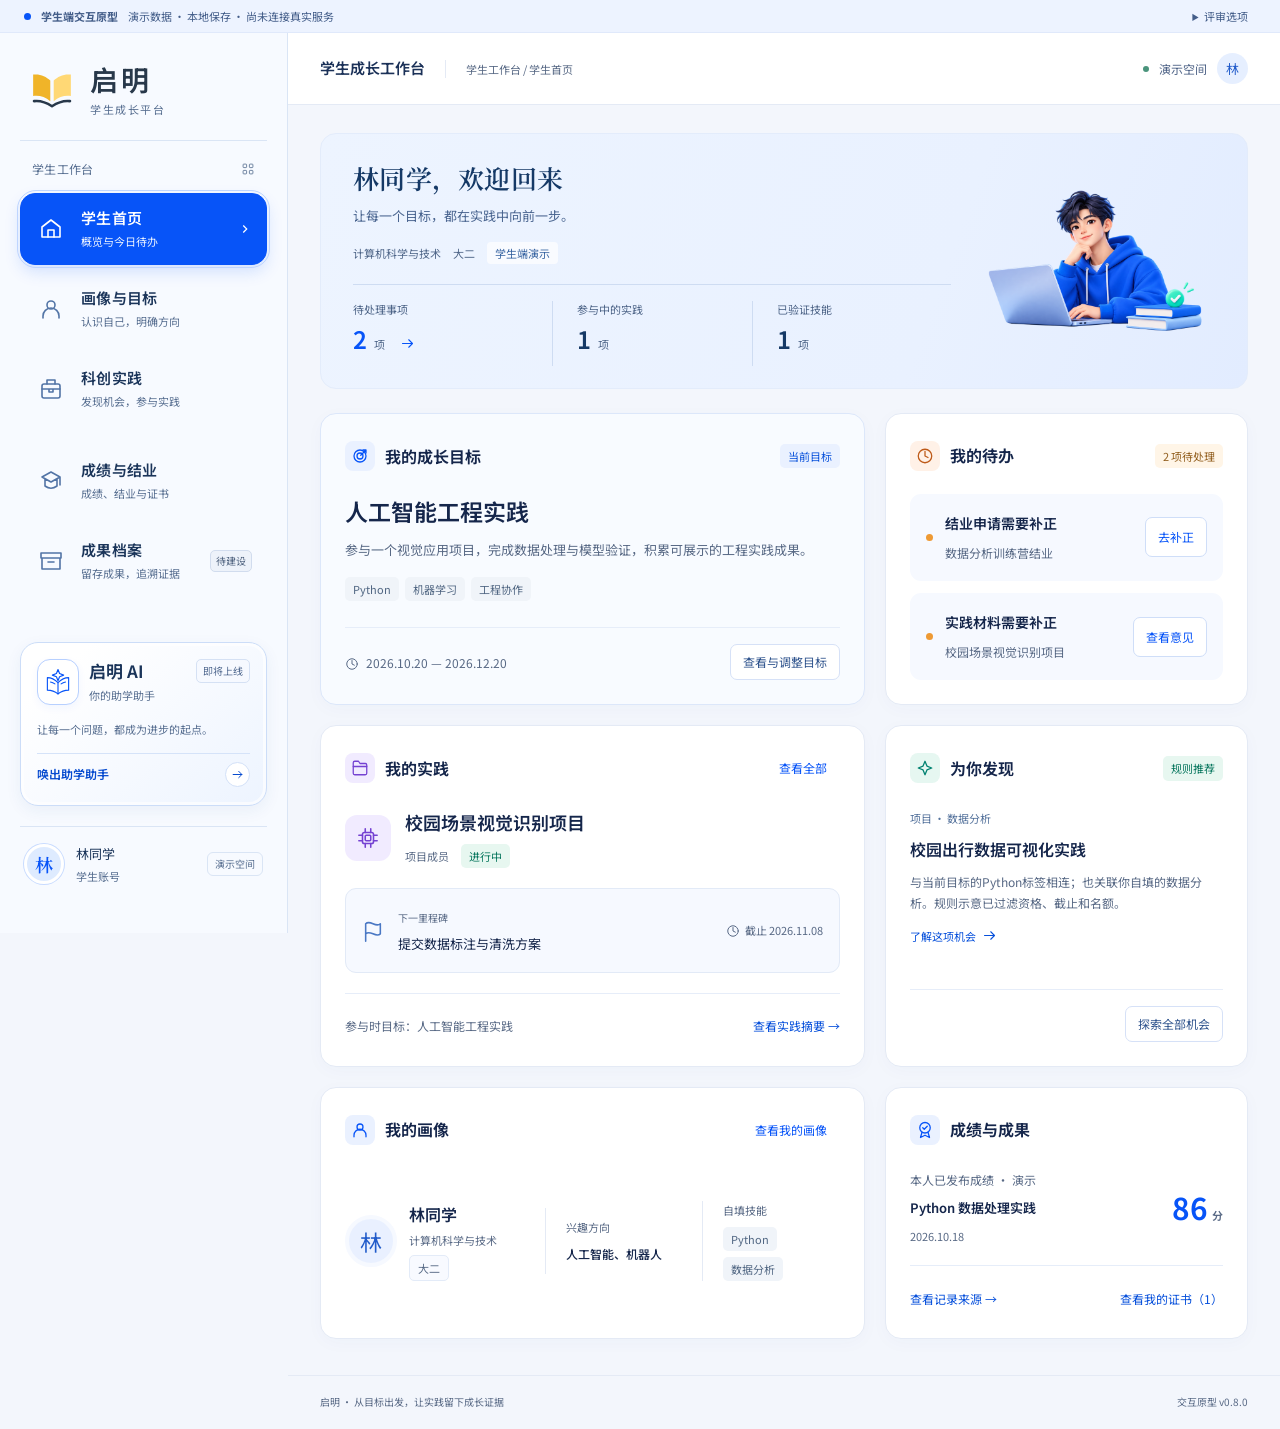
<file: index.html>
<!doctype html>
<html lang="zh-CN">
<head>
  <meta charset="UTF-8">
  <meta name="viewport" content="width=device-width,initial-scale=1">
  <meta name="description" content="启明平台学生画像目标、项目竞赛、成绩查询与结业认证流程的本地交互评审原型。">
  <title>启明平台 · 学生端交互原型</title>
  <link rel="stylesheet" href="styles.css">
  <link rel="stylesheet" href="practice.css">
  <link rel="stylesheet" href="layout.css">
  <link rel="stylesheet" href="results.css">
  <script defer src="model.js"></script>
  <script defer src="practice-model.js"></script>
  <script defer src="results-model.js"></script>
  <script defer src="results-drafts.js"></script>
  <script defer src="certification-model.js"></script>
  <script defer src="ui.js"></script>
  <script defer src="growth-model.js"></script>
  <script defer src="practice-view.js"></script>
  <script defer src="certification-view.js"></script>
  <script defer src="results-view.js"></script>
  <script defer src="app.js"></script>
  <script defer src="navigation.js"></script>
</head>
<body>
  <a class="skip-link" href="#main-content">跳到页面内容</a>
  <div class="review-bar">
    <div><span class="review-dot" aria-hidden="true"></span><strong>学生端交互原型</strong><span class="review-note">演示数据 · 本地保存 · 尚未连接真实服务</span></div>
    <details class="review-tools">
      <summary>评审选项</summary>
      <div class="review-menu">
        <a class="button" href="#/demo/certification" data-route="workbench">认证工作台（演示）</a>
        <label for="scenario-select">演示场景</label>
        <select id="scenario-select"><option value="returning">已有资料与目标</option><option value="new">首次使用</option></select>
        <button type="button" id="reset-scenario">重置到所选场景</button>
        <button type="button" id="fail-save">下一次保存模拟失败</button>
        <button type="button" id="fail-load">模拟页面加载失败</button>
        <button type="button" id="toggle-template">模拟首个模板停用</button>
        <small>证书暂停、恢复、撤销及复核换发统一在认证工作台办理，需填写原因并保留历史。</small>
        <hr>
        <label for="review-application">报名结果模拟（评审专用）</label>
        <select id="review-application"><option value="">暂无待审核报名</option></select>
        <label for="review-reason">拒绝原因</label>
        <input id="review-reason" type="text" value="请补充与本机会相关的实践经历。" maxlength="500">
        <div class="button-row"><button type="button" id="review-approve" disabled>模拟通过</button><button type="button" id="review-reject" disabled>模拟拒绝</button></div>
        <hr>
        <label for="review-skill">技能验证模拟（评审专用）</label>
        <select id="review-skill"><option value="">暂无待审核技能</option></select>
        <label for="review-skill-note">技能处理意见 / 退回原因</label>
        <textarea id="review-skill-note" maxlength="1000" placeholder="通过说明或退回原因（退回必填）"></textarea>
        <div class="button-row"><button type="button" id="review-skill-approve" disabled>模拟验证通过</button><button type="button" id="review-skill-reject" disabled>模拟退回材料</button></div>
        <small>演示时点：2026-10-20 12:00。不是实际审核权限。</small>
        <p id="review-status" role="status" aria-live="polite">这里的操作只影响本地演示。</p>
      </div>
    </details>
  </div>
  <div class="app-shell">
    <aside id="student-navigation" class="sidebar" aria-label="学生端导航">
      <a href="#/student/home" class="brand" data-route="home" aria-label="启明学生成长平台首页"><span class="brand-mark" aria-hidden="true"><svg xmlns="http://www.w3.org/2000/svg" viewBox="0 0 56 56" fill="none"><path d="M6 10C14 9 21 12 26 17V41C20 36 13 34 6 35V10Z" fill="#F0B429"/><path d="M30 17C35 12 42 9 50 10V35C43 34 36 36 30 41V17Z" fill="#FFD875"/><path d="M7 41C15 40 22 43 28 47C34 43 41 40 49 41" stroke="#28384A" stroke-width="3" stroke-linecap="round" stroke-linejoin="round"/></svg></span><span class="brand-copy"><span class="brand-name">启明</span><span class="brand-sub">学生成长平台</span></span></a>
      <div class="workspace-label"><span>学生工作台</span><svg viewBox="0 0 20 20" width="14" height="14" fill="none" stroke="currentColor" stroke-width="1.2" aria-hidden="true"><rect x="3" y="3" width="5" height="5" rx="1"/><rect x="12" y="3" width="5" height="5" rx="1"/><rect x="3" y="12" width="5" height="5" rx="1"/><rect x="12" y="12" width="5" height="5" rx="1"/></svg></div>
      <nav aria-label="一级栏目">
        <a href="#/student/home" data-route="home" data-section="home" class="nav-item" aria-label="学生首页" aria-describedby="nav-home-description"><svg class="nav-icon" aria-hidden="true" viewBox="0 0 24 24" fill="none" stroke="currentColor" stroke-width="1.6" stroke-linecap="round" stroke-linejoin="round"><path d="m3 10 9-7 9 7v10H3Z"/><path d="M9 20v-7h6v7"/></svg><span class="nav-copy"><strong>学生首页</strong><small id="nav-home-description">概览与今日待办</small></span><svg class="nav-chevron" viewBox="0 0 16 16" fill="none" stroke="currentColor" stroke-width="1.4" aria-hidden="true"><path d="m6 4 4 4-4 4"/></svg></a>
        <a href="#/student/profile" data-route="profile" data-section="growth" class="nav-item" aria-label="画像与目标" aria-describedby="nav-growth-description"><svg class="nav-icon" aria-hidden="true" viewBox="0 0 24 24" fill="none" stroke="currentColor" stroke-width="1.6" stroke-linecap="round" stroke-linejoin="round"><circle cx="12" cy="8" r="4"/><path d="M4 21v-2a8 8 0 0 1 16 0v2"/></svg><span class="nav-copy"><strong>画像与目标</strong><small id="nav-growth-description">认识自己，明确方向</small></span><svg class="nav-chevron" viewBox="0 0 16 16" fill="none" stroke="currentColor" stroke-width="1.4" aria-hidden="true"><path d="m6 4 4 4-4 4"/></svg></a>
        <a href="#/student/opportunities" data-route="opportunities" data-section="practice" class="nav-item" aria-label="科创实践" aria-describedby="nav-practice-description"><svg class="nav-icon" aria-hidden="true" viewBox="0 0 24 24" fill="none" stroke="currentColor" stroke-width="1.6" stroke-linecap="round" stroke-linejoin="round"><rect x="3" y="7" width="18" height="14" rx="2"/><path d="M8 7V3h8v4M3 12h18M10 12v3h4v-3"/></svg><span class="nav-copy"><strong>科创实践</strong><small id="nav-practice-description">发现机会，参与实践</small></span><svg class="nav-chevron" viewBox="0 0 16 16" fill="none" stroke="currentColor" stroke-width="1.4" aria-hidden="true"><path d="m6 4 4 4-4 4"/></svg></a>
        <a href="#/student/grades" data-route="grades" data-section="results" class="nav-item" aria-label="成绩与结业" aria-describedby="nav-results-description"><svg class="nav-icon" aria-hidden="true" viewBox="0 0 24 24" fill="none" stroke="currentColor" stroke-width="1.6" stroke-linecap="round" stroke-linejoin="round"><path d="m3 8 9-5 9 5-9 5-9-5ZM6 10v7c4 3 8 3 12 0v-7M21 8v8"/></svg><span class="nav-copy"><strong>成绩与结业</strong><small id="nav-results-description">成绩、结业与证书</small></span><svg class="nav-chevron" viewBox="0 0 16 16" fill="none" stroke="currentColor" stroke-width="1.4" aria-hidden="true"><path d="m6 4 4 4-4 4"/></svg></a>
        <a href="#/student/archive" data-route="archive" data-section="archive" class="nav-item" aria-label="成果档案 待建设" aria-describedby="nav-archive-description"><svg class="nav-icon" aria-hidden="true" viewBox="0 0 24 24" fill="none" stroke="currentColor" stroke-width="1.6" stroke-linecap="round" stroke-linejoin="round"><path d="M3 9h18v11H3ZM2 4h20v5H2ZM9 13h6"/></svg><span class="nav-copy"><strong>成果档案</strong><small id="nav-archive-description">留存成果，追溯证据</small></span><span class="nav-status">待建设</span></a>
      </nav>
      <button type="button" class="assistant-launcher" aria-label="唤出 AI 助学助手" aria-haspopup="dialog" aria-controls="assistant-dialog" aria-expanded="false" aria-describedby="assistant-launcher-status">
        <span class="assistant-launcher-top">
          <span class="assistant-mark" aria-hidden="true"><svg viewBox="0 0 48 48" fill="none" stroke="currentColor" stroke-width="1.8" stroke-linecap="round" stroke-linejoin="round"><path d="M7 17c7 0 12 3 17 8 5-5 10-8 17-8v20c-7 0-12 2-17 6-5-4-10-6-17-6Z"/><path d="M24 25v18M12 24c3 .5 5 1.5 7 3M29 27c2-1.5 4-2.5 7-3M24 4l2.5 6.5L33 13l-6.5 2.5L24 22l-2.5-6.5L15 13l6.5-2.5Z"/></svg></span>
          <span class="assistant-launcher-title"><strong>启明 AI</strong><span>你的助学助手</span></span>
          <span id="assistant-launcher-status" class="assistant-status">即将上线</span>
        </span>
        <span class="assistant-launcher-description">让每一个问题，都成为进步的起点。</span>
        <span class="assistant-launcher-action"><span>唤出助学助手</span><svg viewBox="0 0 24 24" fill="none" stroke="currentColor" stroke-width="1.6" stroke-linecap="round" stroke-linejoin="round" aria-hidden="true"><path d="M5 12h14m-5-5 5 5-5 5"/></svg></span>
      </button>
      <div class="sidebar-footer"><span class="avatar small" aria-hidden="true">林</span><div>林同学<small>学生账号</small></div><span class="sidebar-account-tag">演示空间</span></div>
    </aside>
    <div class="workspace">
      <header class="topbar"><button type="button" class="navigation-toggle" aria-expanded="false" aria-controls="student-navigation"><svg aria-hidden="true" viewBox="0 0 24 24" width="20" height="20" fill="none" stroke="currentColor" stroke-width="1.6"><path d="M4 6h16M4 12h16M4 18h16"/></svg><span>导航</span></button><div class="topbar-location"><span class="topbar-title">学生成长工作台</span><div id="breadcrumb">学生工作台 / 学生首页</div></div><div class="identity"><span class="status-dot" aria-hidden="true"></span>演示空间<span class="avatar" aria-hidden="true">林</span></div></header>
      <nav id="section-navigation" class="section-navigation" aria-label="栏目内导航" hidden></nav>
      <main id="main-content" tabindex="-1" aria-label="页面内容"><div class="loading">正在读取演示数据…</div></main>
      <footer class="workspace-footer"><span>启明 · 从目标出发，让实践留下成长证据</span><span>交互原型 v0.8.0</span></footer>
    </div>
  </div>
  <div id="toast" class="toast" role="status" aria-live="polite" hidden></div>
  <dialog id="skill-dialog" aria-labelledby="skill-dialog-title"></dialog>
  <dialog id="goal-manager-dialog" aria-labelledby="goal-manager-title"></dialog>
  <dialog id="goal-dialog" aria-labelledby="goal-dialog-title"></dialog>
  <dialog id="confirm-dialog" aria-labelledby="confirm-title"></dialog>
  <dialog id="source-dialog" aria-labelledby="source-title"></dialog>
  <dialog id="application-dialog" aria-labelledby="application-title"></dialog>
  <dialog id="assistant-dialog" class="assistant-panel" aria-labelledby="assistant-title" aria-describedby="assistant-availability">
    <header class="assistant-panel-header">
      <div><h2 id="assistant-title">启明 AI <span>助学助手</span></h2><p>与你一起，把知识学明白。</p></div>
      <button type="button" class="assistant-close" aria-label="关闭助学助手" autofocus><svg viewBox="0 0 24 24" fill="none" stroke="currentColor" stroke-width="1.6" stroke-linecap="round" aria-hidden="true"><path d="m6 6 12 12M6 18 18 6"/></svg></button>
    </header>
    <div class="assistant-panel-content">
      <div class="assistant-intro">
        <div class="assistant-emblem" aria-hidden="true"><span class="assistant-mark"><svg viewBox="0 0 48 48" fill="none" stroke="currentColor" stroke-width="1.5" stroke-linecap="round" stroke-linejoin="round"><path d="M7 17c7 0 12 3 17 8 5-5 10-8 17-8v20c-7 0-12 2-17 6-5-4-10-6-17-6Z"/><path d="M24 25v18M12 24c3 .5 5 1.5 7 3M29 27c2-1.5 4-2.5 7-3M24 4l2.5 6.5L33 13l-6.5 2.5L24 22l-2.5-6.5L15 13l6.5-2.5Z"/></svg></span></div>
        <span class="assistant-status">即将上线</span>
        <h3>你的学习搭子，正在准备中</h3>
        <p id="assistant-availability">AI 助手尚未接入，暂时无法对话。<br>未来将在这里，陪你解疑、规划与实践。</p>
      </div>
      <section class="assistant-capabilities" aria-labelledby="assistant-capabilities-title">
        <h3 id="assistant-capabilities-title">期待与你一起</h3>
        <ul>
          <li><svg viewBox="0 0 24 24" fill="none" stroke="currentColor" stroke-width="1.5" stroke-linecap="round" stroke-linejoin="round" aria-hidden="true"><path d="M4 4h16v13H9l-5 4Z"/><path d="M9 8a3 3 0 0 1 6 0c0 2-3 2-3 4M12 14v.1"/></svg><div><h4>理解课程知识</h4><p>梳理知识要点，拆解学习中的疑问</p></div></li>
          <li><svg viewBox="0 0 24 24" fill="none" stroke="currentColor" stroke-width="1.5" stroke-linecap="round" stroke-linejoin="round" aria-hidden="true"><circle cx="5" cy="5" r="2"/><circle cx="19" cy="19" r="2"/><path d="M7 5h8a4 4 0 0 1 0 8H9a4 4 0 0 0 0 8h5M5 7v3"/></svg><div><h4>规划学习节奏</h4><p>围绕课程与目标，找到下一步方向</p></div></li>
          <li><svg viewBox="0 0 24 24" fill="none" stroke="currentColor" stroke-width="1.5" stroke-linecap="round" stroke-linejoin="round" aria-hidden="true"><rect x="4" y="7" width="16" height="14" rx="2"/><path d="M8 7V3h8v4M4 12h16M10 12v3h4v-3"/></svg><div><h4>探索项目实践</h4><p>理清项目思路，让所学走向应用</p></div></li>
        </ul>
        <p class="assistant-capabilities-note">以上为规划能力，将在接入后逐步开放。</p>
      </section>
    </div>
    <footer class="assistant-panel-footer">
      <label for="assistant-prompt">向助学助手提问</label>
      <div class="assistant-composer"><textarea id="assistant-prompt" rows="2" placeholder="等助手准备好，就从你的第一个问题开始。" aria-describedby="assistant-availability" disabled></textarea><span class="assistant-composer-bottom"><span>对话功能即将开放</span><button type="button" disabled aria-label="发送消息（暂未开放）"><svg viewBox="0 0 24 24" fill="none" stroke="currentColor" stroke-width="1.7" stroke-linecap="round" stroke-linejoin="round" aria-hidden="true"><path d="M12 19V5m-6 6 6-6 6 6"/></svg></button></span></div>
    </footer>
  </dialog>
  <dialog id="results-dialog" aria-labelledby="results-dialog-title"></dialog>
  <noscript>此交互原型需要启用 JavaScript。页面说明可在同目录 README.md 中查看。</noscript>
</body>
</html>
</file>
<file: styles.css>
:root{color-scheme:light;--bg:#f5f7fb;--surface:#fff;--ink:#172741;--muted:#67758b;--line:#e7ecf3;--blue:#2563eb;--blue-soft:#edf3ff;--green:#19745c;--red:#b42338;--amber:#906017;--radius:14px;font-family:"Microsoft YaHei","PingFang SC",system-ui,sans-serif;font-size:14px;line-height:1.65;color:var(--ink);background:var(--bg)}
*{box-sizing:border-box}body{margin:0}button,input,select,textarea{font:inherit}button,a,input,textarea,select{-webkit-tap-highlight-color:transparent}button{cursor:pointer}button:disabled{cursor:not-allowed}a{color:var(--blue);text-decoration:none}a:hover{text-decoration:underline}button:focus-visible,a:focus-visible,input:focus-visible,select:focus-visible,textarea:focus-visible,summary:focus-visible{outline:3px solid #9dbbff;outline-offset:3px}button{border:0}h1,h2,h3,p{margin:0}h1{font-size:26px;line-height:1.4;font-weight:650;letter-spacing:.015em}h2{font-size:17px;font-weight:650}h3{font-size:15px;font-weight:600}small{font-size:12px}button:disabled{opacity:.6}.review-bar{padding:8px 24px;background:#152a49;color:#f5f8ff;display:flex;justify-content:space-between;align-items:center;gap:12px;font-size:12px}.review-bar>div{display:flex;align-items:center;gap:10px;flex-wrap:wrap}.review-dot{width:7px;height:7px;border-radius:50%;background:#a8c3ff}.review-note{color:#c2cee0}.review-tools{position:relative;flex-shrink:0}.review-tools summary{cursor:pointer;color:#dde8ff;padding:2px 8px}.review-menu{position:absolute;right:0;top:31px;z-index:20;width:280px;padding:18px;background:var(--surface);color:var(--ink);border:1px solid var(--line);border-radius:12px;box-shadow:0 15px 40px #152a4920;display:grid;gap:10px}.review-menu label{font-weight:600}.review-menu select{width:100%}.review-menu button{border:1px solid var(--line);border-radius:7px;background:#f7f9fd;text-align:left;padding:8px 10px;color:var(--ink)}.review-menu p{font-size:12px;color:var(--muted)}.app-shell{display:grid;grid-template-columns:224px minmax(0,1fr);min-height:calc(100vh - 40px)}.sidebar{background:var(--surface);border-right:1px solid var(--line);display:flex;flex-direction:column;padding:29px 17px 20px}.brand{display:flex;align-items:center;gap:11px;color:var(--ink);font-size:25px;font-weight:650;padding:0 9px;margin-bottom:35px}.brand:hover{text-decoration:none}.brand-mark{display:grid;place-items:center;width:40px;height:43px;border-radius:12px 12px 12px 3px;background:var(--blue);color:#fff;font-size:23px}.brand-sub{font-size:10px;display:block;line-height:1.3;letter-spacing:.12em;color:var(--muted);font-weight:400}.workspace-label{font-size:11px;letter-spacing:.08em;color:#8a96a8;padding:0 13px 11px}.nav-item{display:flex;align-items:center;gap:10px;padding:11px 13px;margin-bottom:4px;border-radius:9px;color:#475873;font-size:14px;text-align:left;width:100%;background:transparent}.nav-item:hover{background:#f6f8fc;text-decoration:none}.nav-item.active{background:var(--blue-soft);color:var(--blue);font-weight:600}.nav-icon{font-size:19px;line-height:1;width:20px;text-align:center}.nav-group{padding:21px 13px 7px;color:#8995a6;font-size:11px}.nav-item.future{font-size:13px;gap:5px;opacity:.68}.future span{margin-left:auto;font-size:10px;white-space:nowrap;color:#7d8999}.sidebar-footer{border-top:1px solid var(--line);margin-top:auto;padding:27px 7px 0;display:flex;align-items:center;gap:10px;font-size:13px}.sidebar-footer small{display:block;color:var(--muted);font-size:11px}.avatar{width:31px;height:31px;border-radius:50%;display:inline-grid;place-items:center;background:#e8eefb;color:#496899;font-size:13px}.avatar.small{width:34px;height:34px}.workspace{min-width:0}.topbar{height:74px;padding:0 40px;display:flex;justify-content:space-between;align-items:center;border-bottom:1px solid var(--line);background:var(--surface);color:var(--muted);font-size:12px}.identity{display:flex;gap:10px;align-items:center;color:#50627b}.status-dot{width:6px;height:6px;background:#4a947c;border-radius:50%}main{max-width:1340px;margin:auto;padding:36px 40px 45px;min-height:700px}.page-heading{display:flex;justify-content:space-between;gap:20px;align-items:flex-start;margin-bottom:28px}.page-heading p{color:var(--muted);margin-top:7px;font-size:13px}.eyebrow{font-size:11px;letter-spacing:.12em;color:var(--blue);margin-bottom:8px;font-weight:600}.heading-actions{display:flex;gap:10px;align-items:center;flex-wrap:wrap;padding-top:6px}.button{display:inline-flex;align-items:center;justify-content:center;gap:7px;background:var(--surface);border:1px solid #dce3ee;color:#41536e;border-radius:8px;padding:9px 16px;font-size:13px;white-space:nowrap;line-height:1.5}.button:hover:not(:disabled){background:#f8faff;text-decoration:none;border-color:#b6c9eb}.button.primary{background:var(--blue);border-color:var(--blue);color:#fff;box-shadow:0 3px 7px #2563eb15}.button.primary:hover:not(:disabled){background:#1d54cd}.button.small{padding:6px 11px;font-size:12px}.button.ghost{background:transparent;border-color:transparent;color:var(--blue);padding-left:0;padding-right:0;box-shadow:none}.button.danger{color:var(--red);border-color:#eac8d0}.button-row{display:flex;gap:10px;flex-wrap:wrap;align-items:center}.button-row.end{justify-content:flex-end}.panel{background:var(--surface);border:1px solid var(--line);border-radius:var(--radius);padding:23px 25px}.panel-head{display:flex;align-items:center;justify-content:space-between;gap:12px;margin-bottom:19px}.panel-head p,.panel-caption{font-size:12px;color:var(--muted);margin-top:5px}.home-grid{display:grid;grid-template-columns:minmax(0,1.7fr) minmax(250px,1fr);gap:22px}.home-main,.home-side{display:grid;gap:22px;align-content:start}.goal-highlight{background:linear-gradient(110deg,#fff 35%,#f0f5ff);border-top:3px solid #5382ef;padding-top:21px}.goal-label{font-size:12px;color:var(--muted);display:flex;align-items:center;gap:9px}.goal-highlight h2{font-size:22px;line-height:1.5;margin:13px 0 8px}.goal-highlight .description{color:var(--muted);font-size:13px;max-width:580px}.tag-row{display:flex;gap:7px;flex-wrap:wrap;margin:15px 0}.tag{display:inline-flex;align-items:center;font-size:11px;color:#506682;background:#f0f4f9;border-radius:5px;padding:3px 8px}.tag.blue{color:#3764ba;background:#eaf1ff}.tag.green{color:var(--green);background:#edf7f3}.tag.amber{color:var(--amber);background:#fff5e6}.tag.outline{background:#fff;border:1px solid var(--line)}.meta-line{display:flex;gap:18px;flex-wrap:wrap;color:var(--muted);font-size:12px;margin-top:17px}.panel-bottom{margin-top:23px;padding-top:17px;border-top:1px solid var(--line);display:flex;justify-content:space-between;align-items:center;gap:12px;flex-wrap:wrap}.subtle{font-size:12px;color:var(--muted)}.task-list{display:grid;gap:0}.task-row{display:flex;align-items:center;gap:13px;padding:15px 0;border-bottom:1px solid #edf0f5}.task-row:last-child{border:0;padding-bottom:0}.task-symbol{width:34px;height:34px;border-radius:9px;display:grid;place-items:center;flex-shrink:0;background:var(--blue-soft);color:#577bb9}.task-row .content{min-width:0;flex:1}.task-row p{font-size:12px;color:var(--muted);margin-top:4px}.empty{padding:32px 16px;text-align:center;color:var(--muted);font-size:13px}.empty-mark{width:43px;height:43px;border:1px dashed #b4c2d8;border-radius:12px;display:grid;place-items:center;margin:0 auto 12px;color:#7c94ba;font-size:20px}.empty h3{color:#425672;margin-bottom:7px}.empty .button{margin-top:17px}.project-name{font-size:16px;line-height:1.6}.milestone{margin-top:20px;padding-left:15px;border-left:2px solid #d5e2fa}.milestone .step{color:var(--blue);font-size:11px}.milestone p{margin:5px 0;font-size:13px}.side-row{border-bottom:1px solid var(--line);padding:13px 0}.side-row:last-child{border:0;padding-bottom:0}.side-row .label{font-size:11px;color:var(--muted)}.side-row .value{margin-top:5px;font-size:13px}.text-link{font-size:12px;background:transparent;color:var(--blue);padding:0;border:0;text-align:left}.text-link:hover{text-decoration:underline}.info-line{padding:12px 15px;background:#eef4ff;border-radius:8px;color:#49658d;font-size:12px;display:flex;align-items:flex-start;gap:9px}.info-line.warn{background:#fff7eb;color:#875d27}.info-line.success{background:#edf7f1;color:#266f53}.info-line.error{background:#fff0f2;color:var(--red)}.info-line button{color:inherit}.workspace-footer{border-top:1px solid var(--line);padding:18px 40px;display:flex;justify-content:space-between;gap:10px;flex-wrap:wrap;font-size:11px;color:#8c98a8}.profile-grid{display:grid;grid-template-columns:minmax(0,1.8fr) minmax(245px,1fr);gap:22px;align-items:start}.profile-side{display:grid;gap:22px}.profile-person{display:flex;align-items:center;gap:16px;padding-bottom:24px;border-bottom:1px solid var(--line);margin-bottom:24px}.profile-avatar{width:58px;height:58px;font-size:23px}.profile-person p{font-size:12px;color:var(--muted);margin-top:4px}.kv-grid{display:grid;grid-template-columns:1fr 1fr;gap:24px 34px}.kv .label{font-size:12px;color:var(--muted);margin-bottom:8px}.kv .value{font-size:14px;min-height:25px}.span-2{grid-column:1/-1}.section-divider{border:0;border-top:1px solid var(--line);margin:26px 0}.field{display:grid;gap:7px;min-width:0}.field label{font-size:13px;font-weight:550}.field input,.field select,.field textarea,.review-menu select{width:100%;border:1px solid #d9e1ed;border-radius:7px;padding:10px 11px;color:var(--ink);background:#fff;min-height:41px}.field textarea{resize:vertical;min-height:88px}.field input[readonly]{background:#f7f9fc;color:#7b8798}.field .hint{font-size:11px;color:var(--muted)}.field .field-error{font-size:12px;color:var(--red);min-height:0}.field [aria-invalid=true]{border-color:var(--red)}.form-grid{display:grid;grid-template-columns:1fr 1fr;gap:20px}.form-actions{margin-top:26px;padding-top:21px;border-top:1px solid var(--line);display:flex;align-items:center;justify-content:space-between;gap:15px}.form-actions .subtle{max-width:65%}.form-error{margin-top:16px}.form-error:empty{display:none}.evidence-card{padding:16px 0;border-bottom:1px solid var(--line)}.evidence-card:last-child{border:0;padding-bottom:0}.evidence-card:first-of-type{padding-top:0}.evidence-card p{font-size:12px;color:var(--muted);margin:7px 0 12px}.line-list{padding:0;margin:0;list-style:none}.line-list li{font-size:12px;color:var(--muted);padding:8px 0;border-bottom:1px solid #f0f3f7}.line-list li:last-child{border:0}.goal-page-current{margin-bottom:24px}.goal-page-current .goal-current-inner{display:grid;grid-template-columns:minmax(0,1fr) auto;gap:20px;align-items:start}.goal-page-current h2{font-size:21px;margin-top:10px}.tab-list{display:flex;gap:25px;border-bottom:1px solid #dfe6f0;margin:28px 0 24px;flex-wrap:wrap}.tab-button{padding:0 0 12px;background:transparent;border-bottom:2px solid transparent;color:var(--muted);font-size:14px}.tab-button[aria-selected=true]{border-color:var(--blue);color:var(--blue);font-weight:600}.template-grid{display:grid;grid-template-columns:repeat(2,minmax(0,1fr));gap:18px}.template{background:#fff;border:1px solid var(--line);border-radius:12px;padding:22px;display:flex;flex-direction:column;min-height:235px}.template.disabled{background:#f7f8fa}.template-category{font-size:11px;color:#7085a6;margin-bottom:10px;letter-spacing:.08em}.template h3{font-size:17px;margin-bottom:9px}.template p{font-size:12px;color:var(--muted);flex:1}.template .button-row{justify-content:space-between;margin-top:9px}.custom-callout{border:1px dashed #b7c9e8;border-radius:12px;background:#f0f5ff;padding:22px 25px;display:flex;justify-content:space-between;align-items:center;gap:20px;margin-top:21px}.custom-callout p{font-size:12px;color:var(--muted);margin-top:5px}.history-item{background:var(--surface);border:1px solid var(--line);border-radius:12px;padding:21px 24px;margin-bottom:15px}.history-item header{display:flex;gap:15px;justify-content:space-between;align-items:center}.history-item p{font-size:12px;color:var(--muted);margin-top:8px}.dialog-header{display:flex;justify-content:space-between;align-items:flex-start;gap:20px;margin-bottom:24px}.dialog-header h2{font-size:21px}.dialog-header p{color:var(--muted);font-size:12px;margin-top:5px}.close-button{width:30px;height:30px;background:#f2f5f9;border-radius:7px;color:#5f6e85;flex-shrink:0;font-size:19px;line-height:1}dialog{border:1px solid #dbe3ef;border-radius:16px;padding:27px 30px;max-width:630px;width:calc(100% - 34px);max-height:90vh;overflow:auto;color:var(--ink);box-shadow:0 25px 90px #13274726}dialog::backdrop{background:#11264366;backdrop-filter:blur(2px)}#confirm-dialog{max-width:470px;z-index:30}#confirm-dialog .confirm-copy{color:var(--muted);font-size:13px;white-space:pre-line;margin:15px 0 25px}.goal-preview{background:#f6f8fc;border:1px solid var(--line);border-radius:9px;padding:15px 17px;margin-top:19px;font-size:12px}.goal-preview h3{font-size:12px;color:var(--muted);margin-bottom:7px}.goal-preview strong{display:block;margin-bottom:4px}.source-detail{display:grid;gap:17px}.source-detail dt{font-size:11px;color:var(--muted);margin-bottom:3px}.source-detail dd{margin:0;font-size:13px}.source-detail .source-grid{display:grid;grid-template-columns:1fr 1fr;gap:18px}.loading{padding:100px 20px;text-align:center;color:var(--muted)}.loading:before{content:"";display:block;width:25px;height:25px;border:2px solid #dfe7f4;border-top-color:var(--blue);border-radius:50%;margin:0 auto 15px;animation:spin .8s linear infinite}@keyframes spin{to{transform:rotate(360deg)}}.error-page{max-width:530px;margin:70px auto;text-align:center;padding:35px}.error-page p{color:var(--muted);margin:13px 0 22px}.toast{position:fixed;z-index:60;bottom:25px;left:50%;transform:translateX(-50%);background:#173d34;color:#fff;border-radius:9px;padding:12px 21px;box-shadow:0 8px 30px #11263322;max-width:calc(100% - 30px);font-size:13px}.stale-note{font-size:11px;color:var(--muted);margin-top:10px}.source-label{font-size:10px;letter-spacing:.1em;color:#8a97aa;text-transform:uppercase}.badge-current{font-size:11px;color:var(--green);background:#eaf5ef;padding:3px 8px;border-radius:5px} [hidden]{display:none!important}
@media(min-width:1600px){main{padding-top:45px}}@media(max-width:1100px){.app-shell{grid-template-columns:190px minmax(0,1fr)}.sidebar{padding-inline:12px}.topbar{padding:0 25px}main{padding:30px 25px}.home-grid,.profile-grid{grid-template-columns:minmax(0,1fr)}.home-side{grid-template-columns:1fr 1fr}.profile-side{grid-template-columns:1fr 1fr}.workspace-footer{padding-inline:25px}}@media(max-width:720px){.review-bar{padding:8px 14px}.review-note{display:none}.app-shell{grid-template-columns:minmax(0,1fr)}.sidebar{padding:15px;border-right:0;border-bottom:1px solid var(--line)}.brand{margin:0;padding:0;font-size:20px}.brand-mark{width:32px;height:34px;font-size:20px}.brand-sub{font-size:9px}.workspace-label,.nav-group,.sidebar-footer,.nav-item.future{display:none}.sidebar nav{display:flex;flex-wrap:wrap;gap:5px;margin-top:16px}.nav-item{width:auto;padding:8px 11px;margin:0;font-size:12px}.nav-icon{font-size:15px;width:15px}.topbar{height:54px;padding:0 18px}.identity .status-dot,.identity>.avatar{display:none}main{padding:25px 17px;min-height:550px}h1{font-size:23px}.page-heading{gap:12px;flex-wrap:wrap;margin-bottom:22px}.panel{padding:20px}.home-grid,.home-main,.home-side,.profile-grid,.profile-side{gap:16px}.home-side,.profile-side{grid-template-columns:1fr}.goal-highlight h2{font-size:20px}.panel-head{gap:12px}.template-grid{grid-template-columns:1fr}.template{min-height:210px}.kv-grid,.form-grid{grid-template-columns:1fr;gap:18px}.span-2{grid-column:auto}.goal-page-current .goal-current-inner{grid-template-columns:1fr}.custom-callout{align-items:flex-start;flex-direction:column;gap:14px}.workspace-footer{padding:15px 18px;font-size:10px}.workspace-footer span:last-child{display:none}.form-actions{align-items:flex-start;flex-direction:column}.form-actions .subtle{max-width:100%}.task-row{gap:10px}.task-row .button{padding:6px 10px}.review-menu{width:270px;right:0}.dialog-header h2{font-size:19px}dialog{padding:24px 20px}.source-detail .source-grid{grid-template-columns:1fr}.tag-row{margin:12px 0}.button-row.end{width:100%}.history-item{padding:19px}.history-item header{align-items:flex-start}.identity{font-size:11px}.meta-line{gap:10px}}@media(prefers-reduced-motion:reduce){.loading:before{animation:none}}
</file>
<file: practice.css>
.review-menu{max-height:min(80vh,700px);overflow:auto}.review-menu hr{border:0;border-top:1px solid var(--line);width:100%;margin:5px 0}.review-menu input{width:100%;padding:8px 10px;border:1px solid #d9e1ed;border-radius:7px}.review-menu small{font-size:11px;color:var(--muted)}.filter-panel{padding:20px 24px;margin-bottom:23px}.filter-row{display:flex;gap:16px;align-items:flex-end;flex-wrap:wrap}.filter-field{display:grid;gap:7px;flex:1;min-width:125px;color:#5a6d89;font-size:12px}.filter-field select{width:100%;padding:9px 30px 9px 10px;border:1px solid #dae2ee;border-radius:7px;background:#fff;color:var(--ink);font:inherit;min-height:39px}.filter-check{display:flex;align-items:center;gap:7px;white-space:nowrap;font-size:12px;padding-bottom:8px}.filter-check input{accent-color:var(--blue);width:15px;height:15px}.result-heading{display:flex;justify-content:space-between;gap:12px;align-items:center;flex-wrap:wrap;color:#5b6f8d;font-size:13px;margin:0 0 18px}.result-heading strong{color:var(--ink)}.opportunity-grid{display:grid;grid-template-columns:repeat(2,minmax(0,1fr));gap:20px}.opportunity-card{background:var(--surface);border:1px solid var(--line);border-radius:var(--radius);padding:23px 25px;display:flex;flex-direction:column;min-width:0}.opportunity-card-top{display:flex;justify-content:space-between;gap:10px;align-items:center;margin-bottom:14px}.opportunity-type{font-size:11px;letter-spacing:.04em;color:#7385a0}.opportunity-card h2{line-height:1.5;font-size:18px}.opportunity-description{color:var(--muted);font-size:12px;margin-top:10px;flex:1}.opportunity-facts{display:flex;justify-content:space-between;gap:10px;flex-wrap:wrap;font-size:11px;color:#6e8099;padding-bottom:15px;border-bottom:1px solid var(--line)}.recommendation-note{background:#f1f5ff;border-radius:8px;padding:11px 13px;margin-top:15px;font-size:11px}.recommendation-note span{color:#4268ae;font-weight:600}.recommendation-note p{margin-top:4px;color:#65758c}.availability-note{font-size:11px;color:var(--muted);margin-top:15px;min-height:35px}.opportunity-card-bottom{display:flex;justify-content:space-between;gap:12px;align-items:center;margin-top:19px}.back-row{margin-top:-10px;margin-bottom:15px}.opportunity-detail-grid{display:grid;grid-template-columns:minmax(0,1.8fr) minmax(255px,1fr);gap:22px;align-items:start}.detail-sections,.detail-side{display:grid;gap:21px;min-width:0}.detail-paragraph{margin:16px 0;color:#5a6e89;font-size:13px;line-height:1.9;overflow-wrap:anywhere}.requirement-list,.deliverable-list{padding-left:20px;font-size:13px;color:#61738c;margin:17px 0 0}.requirement-list li,.deliverable-list li{padding:6px 0}.deliverable-list{margin-bottom:20px}.application-status-panel .button-row .primary{width:100%}.application-record{padding:19px 0;border-bottom:1px solid var(--line);display:grid;gap:11px}.application-record:last-child{border-bottom:0;padding-bottom:0}.application-record header{display:flex;align-items:center;justify-content:space-between;gap:14px}.application-record p{font-size:12px;color:#62728b;overflow-wrap:anywhere}.application-person{background:#f5f8fc;border:1px solid var(--line);padding:13px 16px;margin-bottom:22px;border-radius:9px;display:grid;gap:5px}.application-person span{font-size:12px;color:var(--muted)}.required-text{color:#9a5d38;font-size:11px}.practice-projects,.application-list{display:grid;gap:19px}.application-list h2,.practice-projects h2{overflow-wrap:anywhere}.application-list .panel-bottom{margin-top:18px}.application-status-panel .info-line{overflow-wrap:anywhere}.source-detail dd{overflow-wrap:anywhere}
@media(max-width:1100px){.opportunity-detail-grid{grid-template-columns:minmax(0,1fr)}.detail-side{grid-template-columns:1fr 1fr}.opportunity-card{padding:20px}.filter-field{min-width:150px}}@media(max-width:720px){.opportunity-grid{grid-template-columns:minmax(0,1fr);gap:16px}.filter-panel{padding:18px}.filter-row{gap:13px}.filter-field{min-width:110px}.filter-check{flex:1;padding:5px 0}.detail-side{grid-template-columns:minmax(0,1fr)}.opportunity-detail-grid{gap:16px}.opportunity-card-bottom{align-items:center}.opportunity-card h2{font-size:17px}.opportunity-card-top{flex-wrap:wrap}.opportunity-facts{gap:8px}.result-heading .subtle{font-size:11px}.application-list .panel-bottom,.practice-projects .panel-bottom{align-items:flex-start}.opportunity-detail-grid>.detail-side{order:-1}.page-heading h1{overflow-wrap:anywhere}}
</file>
<file: layout.css>
/* Qiming v0.5 — reference-led blue / white student workspace.
   Base forms and dialogs live in styles.css, practice components in practice.css. */
@font-face { font-family: 'Qiming Sans'; src: url('assets/fonts/qiming-sans.woff2') format('woff2'); font-weight: 100 900; font-style: normal; font-display: swap; }
@font-face { font-family: 'Qiming Serif'; src: url('assets/fonts/qiming-serif.woff2') format('woff2'); font-weight: 600; font-style: normal; font-display: swap; }
:root {
  --bg: #f3f6fc;
  --surface: #fff;
  --ink: #15264b;
  --muted: #586985;
  --line: #e4eaf5;
  --blue: #0754f8;
  --blue-soft: #ecf2ff;
  --green: #087c65;
  --radius: 14px;
  --font-ui: 'Qiming Sans', 'Microsoft YaHei', sans-serif;
  --font-display: 'Qiming Serif', 'Songti SC', 'SimSun', serif;
  --sidebar-width: 288px;
  --sidebar-bg: #f7faff;
  --sidebar-ink: #1b355a;
  --sidebar-muted: #586f91;
  --sidebar-line: #dae5f5;
  --sidebar-hover: #eaf2ff;
  --sidebar-selected: #0754f8;
  --content-width: 1500px;
  --space-xs: 4px;
  --space-sm: 8px;
  --space-md: 16px;
  --space-lg: 24px;
  --space-xl: 32px;
  --space-section: 40px;
  --elevation-menu: 0 12px 36px #183a7426;
  --elevation-panel: 0 4px 18px #264b8a07;
  font-family: var(--font-ui);
  font-size: 14px;
}
::selection { background: #dce8ff; color: #073aa3; }
input, textarea { caret-color: var(--blue); }
a { text-underline-offset: 4px; }
* { scrollbar-color: #b5c4df #f3f6fc; scrollbar-width: thin; }
button:focus-visible, a:focus-visible, input:focus-visible, select:focus-visible, textarea:focus-visible, summary:focus-visible { outline: 2px solid var(--blue); outline-offset: 4px; }
.ui-icon { width: 22px; height: 22px; flex-shrink: 0; vertical-align: middle; }
.blue { --tone: #0754f8; --tint: #eaf1ff; }
.violet { --tone: #7542d2; --tint: #f1ebff; }
.teal { --tone: #008271; --tint: #e6f7f1; }
.orange { --tone: #be5a18; --tint: #fff1e7; }
.skip-link { position: fixed; top: -80px; left: 16px; z-index: 100; padding: 12px 20px; background: var(--ink); color: white; }
.skip-link:focus { top: 12px; }
.review-bar { min-height: 32px; padding: 5px 24px; background: #edf3ff; color: #435d89; border-bottom: 1px solid #e0e9fb; font-size: 11px; }
.review-note, .review-tools summary { color: #435d89; }
.review-dot { background: #0754f8; }
.review-menu { top: 29px; border: 0; box-shadow: var(--elevation-menu); }
.review-menu small, .review-menu p { color: var(--muted); }
.app-shell { display: grid; grid-template-columns: var(--sidebar-width) minmax(0, 1fr); min-height: calc(100vh - 32px); align-items: start; }
.sidebar { position: sticky; top: 0; height: 100dvh; padding: 30px 20px 48px; border-right: 1px solid var(--sidebar-line); background: var(--sidebar-bg); color: var(--sidebar-ink); overflow-y: auto; scrollbar-color: #b5c8e7 var(--sidebar-bg); }
.brand { position: relative; margin-bottom: 24px; padding: 0 8px; gap: 14px; color: var(--sidebar-ink); }
.brand-mark { display: grid; place-items: center; width: 48px; height: 48px; flex-shrink: 0; border: 0; border-radius: 0; background: transparent; color: var(--blue); box-shadow: none; }
.brand-mark svg { display: block; width: 48px; height: 48px; }
.brand-copy { display: grid; gap: 5px; }
.brand-name { font: 600 28px/1.2 var(--font-ui); letter-spacing: .12em; color: #28384a; }
.brand-sub { color: var(--sidebar-muted); font-size: 11px; font-weight: 400; letter-spacing: .14em; margin: 0; }
.workspace-label { display: flex; align-items: center; justify-content: space-between; padding: 18px 12px 14px; border-top: 1px solid var(--sidebar-line); color: var(--sidebar-muted); font-size: 12px; letter-spacing: .03em; }
.nav-item { position: relative; min-height: 72px; padding: 12px 14px; gap: 14px; border: 1px solid transparent; border-radius: 15px; color: var(--sidebar-ink); margin-bottom: 8px; }
.nav-item::before { content: none; }
.nav-item:hover { color: #0745c7; background: var(--sidebar-hover); }
.nav-item.active { background: var(--sidebar-selected); border-color: var(--sidebar-selected); color: #fff; box-shadow: 0 7px 16px #0754f826; }
.nav-item.active::after { content: ''; position: absolute; inset: -4px; border: 1px solid #bed5ff; border-radius: 19px; pointer-events: none; }
.nav-item.active:hover { background: #0648d8; }
.nav-icon { width: 32px; height: 32px; padding: 4px; border: 0; border-radius: 0; background: transparent; color: #5274a6; flex-shrink: 0; }
.nav-item.active .nav-icon { color: #fff; background: transparent; border: 0; }
.nav-copy { display: grid; flex: 1; min-width: 0; gap: 4px; }
.nav-copy strong { font-size: 15px; font-weight: 600; line-height: 1.5; letter-spacing: .02em; }
.nav-copy small { color: var(--sidebar-muted); font-size: 11px; font-weight: 400; line-height: 1.6; }
.nav-item.active .nav-copy small { color: #edf4ff; }
.nav-chevron { width: 14px; height: 14px; flex-shrink: 0; opacity: 0; }
.nav-item.active .nav-chevron { opacity: 1; }
.nav-item[data-section="results"] { margin-top: 20px; }
.nav-status { margin-left: auto; padding: 2px 5px; border: 1px solid #d1dcee; border-radius: 5px; background: #edf2fa; color: #526581; font-size: 10px; font-weight: 400; white-space: nowrap; }
.nav-item.active .nav-status { background: #f5f8ff; color: #1647a2; border-color: #f5f8ff; }
.sidebar a:focus-visible { outline-color: #0745c7; outline-offset: 5px; }
.assistant-launcher { display: block; flex-shrink: 0; width: 100%; margin: auto 0 20px; padding: 16px 16px 10px; text-align: left; color: var(--sidebar-ink); border: 1px solid #ccddf8; border-radius: 18px; background: linear-gradient(140deg, #fff 16%, #edf4ff); box-shadow: inset 0 0 0 3px #ffffffa6, 0 5px 16px #244f9010; }
.assistant-launcher-top { display: flex; align-items: center; gap: 10px; }
.assistant-mark { display: grid; place-items: center; flex-shrink: 0; width: 42px; height: 46px; border: 1px solid #b7d0ff; border-radius: 13px; color: var(--blue); background: #fff; box-shadow: 0 3px 8px #0754f80c; }
.assistant-mark svg { width: 30px; height: 30px; }
.assistant-launcher-title { display: grid; gap: 3px; }
.assistant-launcher-title strong { font-size: 17px; font-weight: 650; line-height: 1.4; }
.assistant-launcher-title > span { color: var(--sidebar-muted); font-size: 11px; white-space: nowrap; }
.assistant-status { display: inline-flex; align-items: center; padding: 3px 6px; border: 1px solid #d5e1f4; border-radius: 5px; color: #536b91; background: #f6f9ff; font-size: 10px; font-weight: 400; line-height: 1.6; white-space: nowrap; }
.assistant-launcher-top > .assistant-status { margin-left: auto; align-self: flex-start; }
.assistant-launcher-description { display: block; margin: 15px 0 13px; color: var(--sidebar-muted); font-size: 11px; line-height: 1.8; }
.assistant-launcher-action { display: flex; align-items: center; justify-content: space-between; gap: 8px; min-height: 42px; border-top: 1px solid #d5e3f9; color: #074bcf; font-size: 12px; font-weight: 600; }
.assistant-launcher-action svg { width: 25px; height: 25px; padding: 4px; border-radius: 50%; background: #fff; border: 1px solid #d3e1f8; }
.assistant-launcher:hover, .assistant-launcher[aria-expanded="true"] { border-color: #8eb6f8; box-shadow: inset 0 0 0 3px #ffffffa6, 0 7px 20px #244f901a; }
.assistant-launcher:hover .assistant-launcher-action svg { background: var(--blue); border-color: var(--blue); color: white; }
.assistant-open { overflow: hidden; }
.assistant-panel { position: fixed; inset: 16px 16px 16px auto; width: min(440px, calc(100% - 32px)); height: calc(100dvh - 32px); max-width: none; max-height: none; margin: 0; padding: 0; overflow: hidden; border: 1px solid #dce7f8; border-radius: 24px; background: #fff; color: var(--ink); box-shadow: 0 20px 80px #17366030; }
.assistant-panel[open] { display: flex; flex-direction: column; }
.assistant-panel::backdrop { background: #152d532e; }
.assistant-panel-header { display: flex; justify-content: space-between; align-items: center; gap: 12px; padding: 24px; border-bottom: 1px solid var(--line); }
.assistant-panel-header h2 { font-size: 18px; font-weight: 650; }
.assistant-panel-header h2 span { display: inline-block; margin-left: 10px; padding-left: 10px; border-left: 1px solid #cdd9ed; font-size: 13px; font-weight: 500; }
.assistant-panel-header p { margin-top: 5px; font-size: 11px; color: var(--muted); }
.assistant-close { display: grid; place-items: center; flex-shrink: 0; width: 40px; height: 40px; border: 1px solid var(--line); border-radius: 12px; color: var(--muted); background: #fff; }
.assistant-close svg { width: 20px; height: 20px; }
.assistant-close:hover { color: var(--blue); background: var(--blue-soft); }
.assistant-panel-content { flex: 1; min-height: 0; overflow-y: auto; padding: 0 28px 24px; }
.assistant-intro { padding: 30px 0 26px; text-align: center; }
.assistant-emblem { display: grid; place-items: center; width: 126px; height: 126px; margin: 0 auto 18px; border: 1px solid #e1ebfb; border-radius: 50%; background: radial-gradient(circle, #e7f0ff, #f9fbff 70%); }
.assistant-emblem .assistant-mark { width: 76px; height: 82px; border-radius: 22px; transform: rotate(-6deg); box-shadow: 4px 6px 0 #e6efff, 0 14px 26px #164db51a; }
.assistant-emblem svg { width: 51px; height: 51px; transform: rotate(6deg); }
.assistant-intro > .assistant-status { padding-inline: 10px; }
.assistant-intro h3 { margin: 16px 0 10px; font-size: 21px; font-weight: 600; line-height: 1.5; }
.assistant-intro p { color: var(--muted); font-size: 12px; line-height: 1.9; }
.assistant-capabilities { padding-top: 21px; border-top: 1px solid var(--line); }
.assistant-capabilities > h3 { color: var(--muted); font-size: 11px; font-weight: 500; }
.assistant-capabilities ul { list-style: none; margin: 8px 0 0; padding: 0; }
.assistant-capabilities li { display: flex; align-items: center; gap: 15px; padding: 13px 0; }
.assistant-capabilities li > svg { width: 23px; height: 23px; flex-shrink: 0; color: #4972b0; }
.assistant-capabilities h4 { margin: 0 0 3px; font-size: 13px; font-weight: 600; }
.assistant-capabilities li p { color: var(--muted); font-size: 11px; line-height: 1.8; }
.assistant-capabilities-note { margin-top: 12px; color: var(--muted); font-size: 10px; }
.assistant-panel-footer { flex-shrink: 0; padding: 18px 24px 24px; border-top: 1px solid var(--line); background: #fbfcff; }
.assistant-panel-footer label { display: block; margin-bottom: 9px; color: var(--muted); font-size: 11px; }
.assistant-composer { padding: 13px 14px 10px; border: 1px solid #dce5f3; border-radius: 16px; background: #f3f6fb; }
.assistant-composer textarea { display: block; width: 100%; min-height: 48px; padding: 0; border: 0; resize: none; color: var(--muted); background: transparent; font-size: 12px; line-height: 1.8; opacity: 1; }
.assistant-composer textarea::placeholder { color: #61718b; opacity: 1; }
.assistant-composer-bottom { display: flex; align-items: center; justify-content: space-between; gap: 12px; margin-top: 5px; color: #61718b; font-size: 10px; }
.assistant-composer-bottom button { display: grid; place-items: center; width: 32px; height: 32px; border-radius: 9px; background: #e1e8f3; color: #6d7f9c; opacity: 1; }
.assistant-composer-bottom svg { width: 19px; height: 19px; }
.sidebar-footer { margin: 0; padding: 16px 4px 0; gap: 12px; border: 0; border-top: 1px solid var(--sidebar-line); border-radius: 0; background: transparent; color: var(--sidebar-ink); font-size: 13px; }
.sidebar-footer .avatar { width: 40px; height: 40px; border: 3px solid #fff; background: #deebff; color: #0754f8; font: 600 18px/1 var(--font-display); box-shadow: 0 0 0 1px #c8dbff; }
.sidebar-footer small { color: var(--sidebar-muted); font-size: 11px; margin-top: 3px; }
.sidebar-account-tag { margin-left: auto; color: var(--sidebar-muted); border: 1px solid var(--sidebar-line); border-radius: 6px; padding: 3px 7px; font-size: 10px; }
.avatar { background: #e6efff; color: #215bca; }
.topbar { height: 72px; padding: 0 32px; background: white; border-bottom: 1px solid var(--line); }
.topbar-location { display: flex; gap: 20px; align-items: center; }
.topbar-title { color: #1b3158; font-size: 15px; font-weight: 600; }
#breadcrumb { color: var(--muted); font-size: 11px; padding-left: 20px; border-left: 1px solid var(--line); }
.identity { color: #4d6286; font-size: 12px; }
.navigation-toggle { display: none; }
.section-navigation { background: var(--surface); border-bottom: 1px solid var(--line); }
.section-navigation-inner { display: flex; gap: 28px; max-width: var(--content-width); margin: auto; padding: 0 32px; overflow-x: auto; }
.section-link { display: inline-flex; align-items: center; min-height: 54px; padding: 0 4px; border-bottom: 3px solid transparent; color: var(--muted); font-size: 14px; white-space: nowrap; }
.section-link:hover { color: var(--blue); text-decoration: none; }
.section-link.active { color: var(--blue); border-bottom-color: var(--blue); font-weight: 600; }
.section-link:focus-visible { outline-offset: -5px; }
.planned-page { max-width: 720px; margin-top: 12px; padding: 32px; }
.planned-page h1 { margin: 12px 0; }
.planned-page p { color: var(--muted); margin: 12px 0; }
.planned-page .button { margin-top: 12px; }
main { padding: 28px 32px 36px; max-width: var(--content-width); min-height: calc(100vh - 168px); }
main:focus { outline: none; }
h1 { font-family: var(--font-display); font-size: 27px; font-weight: 600; letter-spacing: .01em; }
.welcome-banner h1 { font-family: var(--font-display); font-size: 28px; font-weight: 600; }
h1, h2, h3 { text-wrap: balance; overflow-wrap: anywhere; }
p, .value, .meta-line { overflow-wrap: anywhere; }
h2 { font-size: 16px; }
h3 { font-size: 14px; }
.page-heading { align-items: center; margin-bottom: 24px; }
.page-heading p { margin-top: 6px; font-size: 13px; }
.panel { padding: 22px 24px; border: 1px solid var(--line); border-radius: var(--radius); background: white; box-shadow: var(--elevation-panel); }
.panel-head { align-items: center; margin-bottom: 20px; gap: 12px; }
.section-title { display: inline-flex; align-items: center; gap: 10px; }
.section-icon { width: 30px; height: 30px; display: inline-grid; place-items: center; background: var(--tint); color: var(--tone); border-radius: 8px; flex-shrink: 0; }
.section-icon .ui-icon { width: 18px; height: 18px; }
.section-count { color: #936020; background: #fff5e7; border-radius: 5px; padding: 3px 8px; font-size: 11px; }
.button { min-height: 40px; padding: 9px 16px; border-radius: 7px; border-color: #d6e1f7; color: #31558e; }
.button.small { min-height: 36px; padding: 7px 12px; }
.button.primary { background: var(--blue); border-color: var(--blue); box-shadow: 0 3px 8px #0754f81a; }
.button.primary:hover:not(:disabled) { background: #0044d2; border-color: #0044d2; }
.button:hover:not(:disabled) { background: #f0f5ff; border-color: #aec8fb; }
.button.primary:hover:not(:disabled) { background: #0044d2; }
.button.ghost { color: var(--blue); border-color: transparent; box-shadow: none; }
.text-link { display: inline-flex; align-items: center; gap: 6px; min-height: 32px; color: #0750db; }
.text-link .ui-icon { width: 15px; height: 15px; }
.full-width { width: 100%; }
.tag { font-size: 11px; padding: 3px 8px; border-radius: 5px; }
.tag.blue { color: #0750db; background: #eaf1ff; }
.tag.green { color: #08775e; background: #e7f7f0; }
.tag.amber { color: #945316; background: #fff2e5; }
.tag.outline { color: #566985; background: #f8faff; border-color: #e3ebf8; }
.tag-row { gap: 6px; margin: 14px 0; }
.meta-line { gap: 16px; font-variant-numeric: tabular-nums; }
.welcome-banner { display: grid; grid-template-columns: minmax(0,1fr) 240px; column-gap: 24px; align-items: center; padding: 26px 32px 22px; margin-bottom: 24px; border: 1px solid #e3ecfb; border-radius: 16px; background: linear-gradient(110deg, #edf4ff, #e9f1ff 66%, #e2ecff); overflow: hidden; }
.welcome-copy { min-width: 0; }
.welcome-banner h1 { font-size: 26px; color: #153966; }
.welcome-banner p { color: #4a6590; margin-top: 8px; font-size: 13px; }
.welcome-meta { display: flex; align-items: center; flex-wrap: wrap; gap: 12px; margin-top: 16px; color: #4e6588; font-size: 11px; }
.demo-label { background: #ffffffb8; color: #3663a1; padding: 2px 8px; border-radius: 4px; }
.welcome-art { grid-column: 2; grid-row: 1 / span 2; width: 240px; height: 160px; display: grid; place-items: center; margin-right: 10px; }
.welcome-art img { width: 240px; height: 160px; object-fit: contain; display: block; }
.summary-icon { display: grid; place-items: center; width: 46px; height: 46px; color: var(--tone); background: var(--tint); border-radius: 12px; flex-shrink: 0; }
.learning-overview { grid-column: 1; display: grid; grid-template-columns: repeat(3,minmax(0,1fr)); width: 100%; max-width: 600px; margin: 20px 0 0; padding-top: 16px; border-top: 1px solid #cedcf2; }
.overview-stat { min-width: 0; padding-left: 24px; border-left: 1px solid #cedcf2; }
.overview-stat:first-child { padding-left: 0; border-left: 0; }
.overview-stat dt { color: #4e6588; font-size: 11px; line-height: 1.6; }
.overview-stat dd { display: flex; align-items: baseline; gap: 7px; min-height: 36px; margin: 3px 0 0; color: #153966; }
.overview-stat strong { font-size: 24px; font-weight: 600; line-height: 1.4; font-variant-numeric: tabular-nums; }
.overview-stat dd > span, .overview-stat a > span { color: #4e6588; font-size: 11px; }
.overview-stat a { display: flex; align-items: baseline; gap: 7px; min-width: 72px; min-height: 44px; color: var(--blue); border-radius: 5px; }
.overview-stat a:hover { text-decoration: none; }
.overview-stat a:hover strong { text-decoration: underline; text-underline-offset: 4px; }
.overview-stat a .ui-icon { align-self: center; width: 15px; height: 15px; margin-left: 8px; }
.home-grid { display: grid; grid-template-columns: minmax(0,1.5fr) minmax(320px,1fr); gap: 20px; align-items: stretch; }
.home-grid > .panel { display: flex; flex-direction: column; min-width: 0; padding: 24px; border-radius: 16px; }
.home-grid > .panel > .panel-head { min-height: 36px; margin-bottom: 20px; }
.home-grid > .panel > .panel-bottom { margin-top: auto; }
.home-goal { background: #f8fbff; border: 1px solid #dce7fa; }
.goal-highlight h2 { font-size: 16px; line-height: 1.5; margin: 0; }
.goal-body { display: flex; align-items: center; gap: 20px; }
.goal-body > div:first-child { flex: 1; min-width: 0; }
.home-goal h3 { font-size: 23px; font-weight: 600; line-height: 1.5; margin: 0 0 10px; }
.home-goal .description { max-width: 70ch; line-height: 1.9; }
.goal-highlight .description { color: var(--muted); font-size: 13px; }
.panel-bottom { margin-top: 18px; padding-top: 16px; border-top-color: #e6edf9; }
.panel-bottom .subtle > .ui-icon { width: 14px; height: 14px; margin-right: 4px; }
.home-goal .panel-bottom { gap: 12px; }
.home-tasks .task-list { margin: auto 0; gap: 12px; }
.home-tasks .task-row { display: grid; grid-template-columns: 7px minmax(0,1fr) auto; align-items: center; gap: 12px; padding: 18px 16px; border: 0; border-radius: 11px; background: #f6f9ff; }
.home-tasks .task-row > .button { margin: 0; min-height: 40px; color: var(--blue); border-color: #cfdef8; background: #fff; }
.home-tasks .task-row .content { min-width: 0; }
.home-tasks .task-row h3 { font-size: 14px; line-height: 1.7; }
.home-tasks .task-row p { margin-top: 6px; line-height: 1.8; }
.task-row { padding: 16px 0; border-bottom: 1px solid var(--line); }
.task-dot { width: 7px; height: 7px; border-radius: 50%; background: #ee9a34; flex-shrink: 0; }
.task-row h3 { font-size: 13px; }
.task-row p { font-size: 12px; }
.calm-empty { display: flex; align-items: center; gap: 12px; padding: 16px 0; color: var(--muted); font-size: 12px; }
.calm-empty > .ui-icon { color: #0a9474; }
.calm-empty h3 { color: #355177; font-size: 13px; margin-bottom: 4px; }
.practice-feature { display: flex; gap: 14px; align-items: center; }
.feature-icon { width: 46px; height: 46px; display: grid; place-items: center; background: var(--tint); color: var(--tone); border-radius: 12px; flex-shrink: 0; }
.practice-feature h3 { font-size: 16px; }
.practice-feature p { color: var(--muted); font-size: 11px; margin-top: 6px; }
.practice-feature .tag { margin-left: 10px; }
.home-practice .practice-feature { margin: 2px 0 20px; }
.home-practice .practice-feature h3 { font-size: 18px; line-height: 1.65; }
.home-practice .practice-feature > div { min-width: 0; }
.home-milestone { display: grid; grid-template-columns: 24px minmax(0,1fr) auto; align-items: center; gap: 12px; margin-bottom: 20px; padding: 16px; border: 1px solid #e2eaf7; border-radius: 11px; background: #f6f9ff; }
.home-milestone-icon { color: #4a78c4; }
.home-milestone-icon > .ui-icon { width: 22px; height: 22px; }
.home-milestone .step { color: var(--muted); font-size: 10px; }
.home-milestone p { margin-top: 4px; font-size: 13px; line-height: 1.8; }
.home-milestone-date { display: inline-flex; align-items: center; gap: 5px; color: var(--muted); font-size: 11px; white-space: nowrap; }
.home-milestone-date .ui-icon { width: 14px; height: 14px; }
.student-card-content { display: grid; grid-template-columns: minmax(180px,1.2fr) minmax(0,1fr) minmax(0,1fr); align-items: center; gap: 20px; flex: 1; padding: 4px 0; }
.student-card-top { display: flex; align-items: center; gap: 12px; min-width: 0; }
.student-card-top .profile-avatar { flex-shrink: 0; }
.profile-avatar { width: 52px; height: 52px; font-size: 22px; background: #e9f0ff; border: 4px solid #f6f9ff; }
.student-card-top h3 { font-size: 16px; font-weight: 600; }
.student-card-top p { font-size: 11px; color: var(--muted); margin: 4px 0 6px; }
.student-details { display: grid; align-content: center; gap: 8px; min-height: 66px; padding-left: 20px; border-left: 1px solid var(--line); font-size: 12px; }
.student-details > span { font-size: 11px; color: var(--muted); }
.student-details strong { font-weight: 500; }
.student-details .tag-row { margin: 0; }
.recommendation-item { padding: 16px 0; border-bottom: 1px solid var(--line); }
.recommendation-item:first-of-type { padding-top: 0; }
.recommendation-item:last-of-type { border: 0; }
.recommendation-type { color: #53719b; font-size: 11px; }
.recommendation-item h3 { margin: 6px 0 8px; font-size: 14px; line-height: 1.7; }
.recommendation-item p { color: var(--muted); font-size: 11px; line-height: 1.8; }
.recommendation-item .text-link { margin-top: 6px; font-size: 11px; }
.recommendation-panel .recommendation-item { margin-bottom: 16px; }
.recommendation-panel .recommendation-item h3 { font-size: 16px; }
.recommendation-panel .recommendation-item p { max-width: 62ch; font-size: 12px; }
.recommendation-panel .panel-bottom { justify-content: flex-end; }
.grade-record { display: flex; justify-content: space-between; align-items: center; gap: 12px; margin-bottom: 8px; }
.grade-record h3 { margin: 6px 0; font-size: 13px; }
.grade-record small { color: var(--muted); font-size: 11px; }
.grade-value { font-size: 26px; font-weight: 650; color: var(--blue); white-space: nowrap; }
.grade-value small { margin-left: 4px; }
.grade-panel .grade-record { flex: 1; margin: 0 0 18px; }
.grade-panel .grade-value { font-size: 30px; }
.grade-panel .panel-caption { margin-bottom: 20px; }
.grade-panel .panel-bottom { gap: 10px; }
.workspace-footer { padding: 18px 32px; color: var(--muted); border-color: var(--line); font-size: 10px; }
.profile-stats { display: grid; grid-template-columns: repeat(3,minmax(0,1fr)); gap: 20px; margin-bottom: 20px; }
.profile-stats > div { display: flex; align-items: center; gap: 16px; padding: 20px 24px; background: white; border: 1px solid var(--line); border-radius: 12px; }
.profile-stats strong { display: inline-block; font-size: 24px; font-weight: 650; margin-right: 8px; }
.profile-stats small { color: var(--muted); font-size: 12px; }
.profile-grid { grid-template-columns: minmax(0, 1fr) 316px; gap: 20px; }
.profile-side { display: grid; gap: 20px; }
.profile-person { background: #f6f9ff; margin: -22px -24px 24px; padding: 24px; border-radius: 14px 14px 0 0; border-color: #e5edfc; }
.evidence-card { padding: 16px 0; }
.evidence-card p { line-height: 1.8; }
.goal-page-current { background: linear-gradient(110deg,#fff,#eff5ff); border-top: 1px solid var(--line); padding: 24px; }
.goal-page-current h2 { font-size: 22px; margin-top: 12px; }
.tab-list { margin: 24px 0 20px; gap: 28px; }
.tab-button { min-height: 44px; font-size: 13px; }
.template-grid { grid-template-columns: repeat(2,minmax(0,1fr)); gap: 20px; }
.template { padding: 24px; min-height: 260px; border-color: var(--line); box-shadow: var(--elevation-panel); }
.template-category { color: var(--muted); display: flex; align-items: center; gap: 10px; font-size: 11px; letter-spacing: 0; margin-bottom: 16px; }
.template-icon { display: grid; place-items: center; width: 38px; height: 38px; background: var(--tint); color: var(--tone); border-radius: 10px; }
.template h3 { font-size: 18px; }
.template p { font-size: 12px; line-height: 1.8; }
.custom-callout { background: #edf3ff; border: 1px dashed #bdd1fb; }
.discovery-banner { display: flex; align-items: center; gap: 20px; padding: 24px; background: linear-gradient(100deg,#e9f1ff,#f0f6ff); border: 1px solid #e0eafb; border-radius: 14px; margin-bottom: 20px; }
.discovery-icon { display: grid; place-items: center; width: 54px; height: 54px; color: #0754f8; background: #fff; border-radius: 14px; flex-shrink: 0; }
.discovery-icon .ui-icon { width: 30px; height: 30px; }
.discovery-banner h2 { font-size: 18px; }
.discovery-banner p { font-size: 12px; color: #536f98; margin-top: 6px; }
.discovery-count { margin-left: auto; color: #4f6891; font-size: 12px; white-space: nowrap; }
.discovery-count strong { font-size: 28px; font-weight: 650; color: var(--blue); margin-right: 8px; }
.filter-panel { margin-bottom: 20px; padding: 18px 24px; }
.filter-field { font-size: 11px; color: #4e6589; }
.filter-field select { border-color: #dce6f7; background: #fafcff; font-size: 12px; min-height: 40px; }
.result-heading { margin-bottom: 18px; font-size: 12px; }
.opportunity-grid { display: grid; grid-template-columns: repeat(3,minmax(0,1fr)); gap: 20px; border: 0; }
.opportunity-card { display: flex; flex-direction: column; padding: 0 20px 20px; background: white; border: 1px solid var(--line); border-radius: 14px; box-shadow: var(--elevation-panel); overflow: hidden; min-width: 0; }
.opportunity-cover { position: relative; display: flex; align-items: center; gap: 16px; padding: 22px 20px; min-height: 114px; margin: 0 -20px 20px; background: var(--tint); color: var(--tone); }
.opportunity-cover-icon { width: 56px; height: 56px; display: grid; place-items: center; background: #ffffffb8; border-radius: 14px; flex-shrink: 0; }
.opportunity-cover-icon .ui-icon { width: 34px; height: 34px; stroke-width: 1.35; }
.opportunity-cover > div { display: grid; gap: 4px; }
.opportunity-cover > div > span { font-size: 11px; }
.opportunity-cover strong { font-size: 18px; font-weight: 600; }
.opportunity-cover > .tag { position: absolute; right: 12px; top: 10px; padding: 2px 6px; font-size: 10px; background: white; }
.opportunity-card h2 { font-size: 16px; line-height: 1.7; }
.opportunity-description { margin: 10px 0 0; font-size: 12px; line-height: 1.8; color: var(--muted); flex: 1; }
.opportunity-card .tag-row { margin: 14px 0; }
.opportunity-facts { display: grid; gap: 8px; border: 0; padding: 0; color: var(--muted); font-size: 11px; }
.opportunity-facts span { display: flex; align-items: center; gap: 5px; }
.opportunity-facts .ui-icon { width: 14px; height: 14px; color: #5e7cad; }
.recommendation-note { background: #f1f7ff; border-radius: 7px; padding: 10px; margin-top: 16px; font-size: 11px; }
.recommendation-note span { color: #145ab8; }
.recommendation-note p { color: #536a8b; margin-top: 4px; }
.availability-note { font-size: 11px; color: var(--muted); margin-top: 16px; min-height: 36px; }
.opportunity-card-bottom { margin-top: 18px; padding-top: 14px; border-top: 1px solid var(--line); align-items: center; gap: 8px; }
.opportunity-card-bottom .subtle { font-size: 10px; }
.opportunity-card-bottom .button { color: var(--blue); background: #f1f6ff; border-color: #d6e4ff; }
.opportunity-detail-grid { grid-template-columns: minmax(0,1fr) 316px; gap: 20px; }
.detail-sections, .detail-side { gap: 20px; }
.detail-side { position: sticky; top: 20px; }
.detail-paragraph { font-size: 13px; }
.application-status-panel { border-top: 3px solid var(--blue); }
.practice-projects > .panel > .panel-head h2 { font-size: 18px; }
.practice-materials { display: grid; grid-template-columns: 1fr 1fr; gap: 16px; margin-top: 24px; }
.material-record, .practice-feedback { display: flex; align-items: start; gap: 12px; padding: 16px; border-radius: 10px; background: #f5f8ff; }
.material-record > .ui-icon { color: #0754f8; }
.material-record span { display: block; font-size: 11px; color: var(--muted); margin-bottom: 7px; }
.material-record strong { font-size: 13px; font-weight: 500; }
.practice-feedback { background: #fff7ed; color: #9b571f; }
.practice-feedback strong { font-size: 12px; }
.practice-feedback p { font-size: 12px; line-height: 1.8; margin-top: 7px; }
.field input, .field select, .field textarea { border-color: #d9e3f5; }
.field input::placeholder, .field textarea::placeholder { color: #68788e; opacity: 1; }
.field input[readonly] { color: var(--muted); }
.application-person { background: #f4f8ff; }
dialog { border: 0; box-shadow: 0 24px 72px #16386e38; }
dialog::backdrop { background: #142d5960; backdrop-filter: none; }
@media (min-width: 1700px) { main { padding-top: 36px; } }
@media (max-width: 1250px) {
  :root { --sidebar-width: 256px; }
  .sidebar { padding-inline: 16px; }
  .nav-item { padding-inline: 10px; gap: 10px; }
  .nav-icon { width: 28px; height: 28px; padding: 2px; }
  .nav-copy strong { font-size: 14px; }
  main { padding: 24px; }
  .topbar, .workspace-footer { padding-inline: 24px; }
  .section-navigation-inner { padding-inline: 24px; }
  .profile-grid, .opportunity-detail-grid { grid-template-columns: minmax(0,1fr) 280px; }
  .student-card-content { grid-template-columns: minmax(0,1fr) minmax(0,1fr); gap: 16px; }
  .student-card-top { grid-column: 1/-1; }
  .student-card-content > .student-details:nth-child(2) { padding-left: 0; border-left: 0; }
  .opportunity-grid { grid-template-columns: repeat(2,minmax(0,1fr)); }
  .summary-icon { width: 38px; height: 38px; }
  .welcome-banner { grid-template-columns: minmax(0,1fr) 180px; }
  .welcome-art { width: 180px; }
  .welcome-art img { width: 200px; height: 150px; }
  .welcome-art { margin-right: 0; }
}
@media (max-width: 1050px) {
  .home-grid, .profile-grid, .opportunity-detail-grid { grid-template-columns: minmax(0,1fr); }
  .profile-side, .detail-side { grid-template-columns: repeat(2,minmax(0,1fr)); position: static; }
  .learning-overview { grid-column: 1/-1; max-width: none; }
  .welcome-art { grid-row: 1; }
  .topbar-title { display: none; }
  #breadcrumb { border: 0; padding: 0; }
  .practice-materials { grid-template-columns: minmax(0,1fr); }
}
@media (max-width: 760px) {
  .app-shell { display: flex; flex-direction: column; position: relative; }
  .workspace { width: 100%; }
  .sidebar { display: none; position: absolute; top: 60px; left: 0; z-index: 25; width: 100%; height: auto; max-height: calc(100dvh - 92px); overflow-y: auto; padding: 20px; border: 0; box-shadow: var(--elevation-menu); }
  .navigation-open .sidebar { display: flex; }
  .sidebar nav { display: block; margin-top: 20px; }
  .brand { margin: 0; padding: 0 4px; }
  .brand-name { font-size: 24px; }
  .brand-sub { font-size: 10px; }
  .nav-item { width: 100%; min-height: 68px; font-size: 14px; padding: 10px 12px; gap: 12px; }
  .nav-item[data-section="results"] { margin-top: 16px; }
  .sidebar-footer, .workspace-label { display: none; }
  .assistant-launcher { margin: 20px 0 0; }
  .assistant-launcher-description { margin: 10px 0; }
  .assistant-panel { inset: 8px; width: calc(100% - 16px); height: calc(100dvh - 16px); border-radius: 20px; }
  .assistant-panel-header { padding: 18px; }
  .assistant-panel-content { padding: 0 22px 20px; }
  .assistant-intro { padding-top: 24px; }
  .assistant-intro h3 { font-size: 19px; }
  .assistant-emblem { width: 106px; height: 106px; }
  .assistant-emblem .assistant-mark { width: 64px; height: 70px; border-radius: 18px; }
  .assistant-emblem svg { width: 44px; height: 44px; }
  .assistant-panel-footer { padding: 14px 18px 18px; }
  .section-navigation-inner { padding-inline: 16px; gap: 24px; }
  .section-link { min-height: 50px; }
  .planned-page { padding: 24px; }
  .topbar { height: 60px; padding: 0 20px; gap: 14px; }
  .navigation-toggle { display: inline-flex; align-items: center; gap: 6px; min-height: 44px; padding: 8px 0; color: var(--ink); background: transparent; }
  .topbar-location { margin-right: auto; }
  #breadcrumb { font-size: 11px; }
  .identity { display: none; }
  .review-bar { padding: 5px 16px; }
  .review-note { display: none; }
  .review-menu { width: min(300px,calc(100vw - 32px)); }
  main { padding: 20px 16px 28px; }
  h1 { font-size: 23px; }
  .page-heading { gap: 14px; margin-bottom: 20px; }
  .page-heading p { font-size: 12px; }
  .welcome-banner { grid-template-columns: minmax(0,1fr) 80px; column-gap: 8px; padding: 22px 20px 16px; margin-bottom: 20px; align-items: start; }
  .welcome-banner h1 { font-size: 23px; }
  .welcome-banner p { font-size: 12px; max-width: 200px; }
  .welcome-art { width: 80px; height: 90px; margin: 12px 0 0; }
  .welcome-art img { width: 95px; height: 90px; object-fit: contain; }
  .welcome-meta { font-size: 10px; gap: 6px 12px; margin-top: 14px; }
  .learning-overview { margin-top: 18px; padding-top: 14px; }
  .overview-stat { padding-left: 14px; }
  .overview-stat dt { font-size: 10px; }
  .overview-stat strong { font-size: 22px; }
  .overview-stat a { min-width: 0; }
  .overview-stat a .ui-icon { width: 13px; height: 13px; margin-left: 1px; }
  .summary-icon { width: 36px; height: 36px; border-radius: 10px; }
  .summary-icon .ui-icon { width: 20px; height: 20px; }
  .home-grid, .profile-grid, .profile-side, .detail-side { gap: 16px; }
  .profile-side, .detail-side { grid-template-columns: minmax(0,1fr); }
  .home-grid > .panel { padding: 20px; }
  .home-grid > .panel > .panel-head { margin-bottom: 16px; }
  .panel { padding: 20px; }
  .panel-head { gap: 8px; flex-wrap: wrap; }
  .goal-body { gap: 12px; }
  .home-goal h3 { font-size: 20px; }
  .home-tasks .task-row { gap: 10px; padding: 14px 12px; }
  .home-milestone { grid-template-columns: 24px minmax(0,1fr); gap: 8px 12px; padding: 14px; }
  .home-milestone-date { grid-column: 2; }
  .home-practice .practice-feature h3 { font-size: 16px; }
  .student-card-content { gap: 18px 14px; }
  .student-details { padding-left: 14px; }
  .student-card-content > .student-details:nth-child(2) { padding-left: 0; border-left: 0; }
  .goal-highlight .description { font-size: 12px; }
  .task-row { gap: 10px; }
  .section-count { font-size: 10px; }
  .practice-feature h3 { font-size: 15px; }
  .button.small { min-height: 40px; }
  .text-link { min-height: 40px; }
  .template-grid { grid-template-columns: minmax(0,1fr); gap: 16px; }
  .template { min-height: 240px; padding: 22px; }
  .profile-stats { gap: 10px; }
  .profile-stats > div { padding: 14px 8px; gap: 8px; flex-direction: column; align-items: start; }
  .profile-stats strong { display: block; font-size: 22px; }
  .profile-stats small { font-size: 10px; }
  .profile-stats .summary-icon { width: 32px; height: 32px; }
  .profile-person { margin: -20px -20px 24px; padding: 24px 20px; }
  .goal-page-current .goal-current-inner, .form-grid, .kv-grid { grid-template-columns: minmax(0,1fr); }
  .span-2 { grid-column: 1/-1; }
  .form-actions { flex-wrap: wrap; }
  .form-actions .subtle { max-width: 100%; }
  .custom-callout { flex-direction: column; align-items: start; }
  .discovery-banner { padding: 20px; gap: 14px; }
  .discovery-banner h2 { font-size: 16px; }
  .discovery-banner p { font-size: 11px; }
  .discovery-icon { width: 40px; height: 40px; border-radius: 10px; }
  .discovery-icon .ui-icon { width: 24px; height: 24px; }
  .discovery-count { display: none; }
  .filter-panel { padding: 18px; }
  .result-heading { gap: 8px; font-size: 12px; }
  .opportunity-grid { grid-template-columns: minmax(0,1fr); gap: 16px; }
  .opportunity-cover { min-height: 118px; }
  .opportunity-card h2 { font-size: 17px; }
  .opportunity-card-bottom .subtle { font-size: 11px; }
  .opportunity-detail-grid > .detail-side { order: 0; }
  .workspace-footer { padding: 18px 20px; }
}
@media (prefers-reduced-motion: no-preference) {
  .button, .nav-item, .opportunity-card { transition: background-color 160ms ease-out, border-color 160ms ease-out, box-shadow 160ms ease-out; }
  .opportunity-card:hover { border-color: #b8cdf9; box-shadow: 0 7px 22px #214f9d0f; }
  .navigation-toggle svg { transition: transform 180ms ease-out; }
  .navigation-open .navigation-toggle svg { transform: rotate(90deg); }
  .assistant-launcher, .assistant-launcher-action svg, .assistant-close { transition: background-color 180ms ease-out, border-color 180ms ease-out, box-shadow 180ms ease-out; }
  .assistant-panel[open] { animation: assistant-reveal 240ms cubic-bezier(.2,.8,.2,1); }
  @keyframes assistant-reveal { from { opacity: 0; transform: translateX(20px); } to { opacity: 1; transform: translateX(0); } }
}
@media (min-width: 761px) and (max-height: 850px) {
  .sidebar { padding-top: 22px; }
  .brand { margin-bottom: 18px; }
  .nav-item { min-height: 66px; padding-block: 9px; margin-bottom: 6px; }
  .assistant-launcher { padding: 12px 14px 6px; margin-bottom: 16px; }
  .assistant-launcher-description { display: none; }
  .assistant-launcher-action { margin-top: 12px; }
}

/* 画像与目标：先读目标，再看能力；编辑收进对话框。 */
.growth-heading { margin-bottom: 20px; }
.growth-owner { display: inline-flex; align-items: center; gap: 9px; font-size: 12px; color: var(--muted); }
.personal-goal-panel { padding: 20px 24px; margin-bottom: 20px; background: linear-gradient(112deg,#fff 35%,#f4f7ff); }
.personal-goal-top { display: flex; align-items: center; justify-content: space-between; gap: 20px; }
.personal-goal-heading { display: flex; align-items: center; gap: 12px; min-width: 0; }
.goal-panel-symbol { display: grid; place-items: center; width: 42px; height: 42px; border-radius: 11px; background: #e6eeff; color: var(--blue); flex-shrink: 0; }
.goal-panel-symbol .ui-icon { width: 23px; height: 23px; }
.personal-goal-copy { min-width: 0; }
.personal-goal-label { color: #4a648b; font-size: 12px; display: flex; align-items: center; gap: 10px; margin-bottom: 4px; }
.personal-goal-label .tag { padding: 2px 7px; font-size: 10px; }
.personal-goal-heading h2 { font-size: 20px; line-height: 1.5; font-weight: 650; overflow-wrap: anywhere; }
.goal-actions { flex-shrink: 0; }
.personal-goal-description { color: var(--muted); margin-top: 12px; line-height: 1.7; font-size: 13px; overflow-wrap: anywhere; }
.personal-goal-bottom { display: flex; justify-content: space-between; align-items: center; gap: 12px; margin-top: 14px; flex-wrap: wrap; }
.goal-metadata { display: flex; align-items: center; gap: 12px 18px; flex-wrap: wrap; min-width: 0; }
.goal-metadata .tag-row { margin: 0; gap: 6px; }
.goal-metadata .tag { font-size: 11px; padding: 3px 8px; }
.goal-period { display: inline-flex; align-items: center; gap: 6px; color: var(--muted); font-size: 12px; }
.goal-period .ui-icon { width: 15px; height: 15px; }
.goal-history-link { font-size: 12px; margin-left: auto; }
.growth-capabilities { display: grid; grid-template-columns: minmax(0,1fr) minmax(0,1fr); gap: 24px; align-items: start; }
.growth-capabilities > .panel { min-width: 0; }
.capability-counts { display: flex; gap: 28px; padding: 20px 0; border-bottom: 1px solid var(--line); color: var(--muted); font-size: 12px; }
.capability-counts strong { font-size: 23px; color: var(--ink); font-weight: 650; padding-right: 6px; }
.learned-item { display: flex; align-items: start; gap: 12px; padding: 20px 0; border-bottom: 1px solid var(--line); }
.learned-item:last-child { border: 0; }
.learned-icon { display: grid; place-items: center; flex-shrink: 0; width: 38px; height: 38px; background: var(--tint); color: var(--tone); border-radius: 10px; }
.learned-icon .ui-icon { width: 21px; height: 21px; }
.learned-copy { min-width: 0; flex: 1; }
.learned-copy h3 { font-size: 15px; font-weight: 600; line-height: 1.6; overflow-wrap: anywhere; }
.learned-copy > p { font-size: 12px; color: var(--muted); margin-top: 3px; }
.learned-item > .tag { margin-top: 3px; flex-shrink: 0; }
.capability-evidence { margin-top: 10px; }
.capability-evidence > span { display: block; font-size: 11px; color: var(--muted); line-height: 1.8; }
.capability-evidence .text-link { font-size: 12px; }
.capability-disclaimer { font-size: 11px; color: var(--muted); padding-top: 16px; border-top: 1px solid var(--line); line-height: 1.8; }
.radar-legend { display: flex; gap: 10px; margin-top: 18px; flex-wrap: wrap; }
.radar-legend button { display: inline-flex; align-items: center; gap: 7px; min-height: 36px; padding: 7px 11px; background: #f4f7fd; color: #415d85; border: 1px solid #e1e9f7; border-radius: 6px; font-size: 12px; }
.radar-legend button[aria-pressed=false] { background: #fff; color: #68758b; border-style: dashed; }
.radar-legend button[aria-pressed=false] .legend-dot { background: #98a5b8; }
.legend-dot { width: 8px; height: 8px; background: var(--blue); border-radius: 50%; }
.legend-dot.verified { background: #008271; border-radius: 1px; }
.capability-figure { margin: 12px 0 0; }
.capability-figure svg { display: block; width: 100%; height: auto; overflow: visible; }
.radar-grid { fill: #f7faff; stroke: #dce6f6; stroke-width: 1; }
.radar-axis { stroke: #dce6f6; stroke-width: 1; }
.radar-label { fill: #405778; font-size: 13px; font-family: var(--font-ui); }
.radar-scale { fill: #677a96; font-size: 11px; }
.radar-series.reported polygon { fill: #0754f824; stroke: #0754f8; stroke-width: 2; }
.radar-series.reported circle { fill: #0754f8; stroke: white; stroke-width: 1.5; }
.radar-series.verified polygon { fill: #00827118; stroke: #008271; stroke-width: 2; stroke-dasharray: 5 4; }
.radar-series.verified rect { fill: #008271; stroke: white; stroke-width: 1.5; }
.capability-figure figcaption { text-align: center; color: var(--muted); font-size: 11px; line-height: 1.8; margin-top: 4px; }
.chart-empty-note { margin-top: 14px; color: var(--muted); font-size: 12px; line-height: 1.8; }
.dimension-data { margin-top: 20px; border-top: 1px solid var(--line); padding-top: 14px; color: var(--muted); font-size: 12px; }
.dimension-data summary { cursor: pointer; min-height: 32px; color: #365b94; }
.dimension-data table { border-collapse: collapse; width: 100%; margin-top: 8px; font-size: 12px; }
.dimension-data th, .dimension-data td { border-bottom: 1px solid var(--line); padding: 9px 6px; text-align: left; font-weight: 400; }
.dimension-data thead th { font-weight: 600; color: var(--ink); }
.dimension-data caption { text-align: left; font-size: 11px; color: var(--muted); padding: 8px 0; }
.dimension-data p { font-size: 11px; line-height: 1.9; margin-top: 12px; }
.growth-profile-details { margin-top: 24px; padding: 20px 24px; background: #fff; border: 1px solid var(--line); border-radius: 12px; }
.growth-profile-details > summary { cursor: pointer; font-weight: 600; color: #324e77; line-height: 1.8; }
.growth-profile-details > summary > .ui-icon { width: 18px; height: 18px; margin-right: 8px; }
.growth-profile-details > summary > span { font-size: 12px; color: var(--muted); font-weight: 400; margin-left: 14px; }
.growth-profile-content { margin-top: 24px; }
.growth-profile-content .profile-stats { display: none; }
.growth-profile-content > .page-heading { margin-bottom: 20px; }
.growth-profile-content .profile-grid { grid-template-columns: minmax(0,1.6fr) minmax(230px,1fr); }
#goal-manager-dialog { max-width: 740px; }
.goal-direction-list { display: grid; gap: 12px; }
.goal-direction-list article { display: flex; align-items: center; gap: 14px; padding: 16px; border: 1px solid var(--line); border-radius: 10px; }
.goal-direction-list article > div { min-width: 0; flex: 1; }
.goal-direction-list h3 { font-size: 14px; }
.goal-direction-list p { font-size: 12px; color: var(--muted); margin-top: 5px; line-height: 1.8; }
.goal-manager-custom { display: flex; justify-content: space-between; align-items: center; gap: 16px; padding-top: 20px; margin-top: 20px; border-top: 1px solid var(--line); }
.goal-manager-custom p { color: var(--muted); font-size: 13px; }
@media(max-width:1150px) {
  .growth-capabilities { grid-template-columns: minmax(0,1fr); }
  .growth-profile-content .profile-grid { grid-template-columns: minmax(0,1fr); }
}
@media(max-width:760px) {
  .growth-heading { gap: 10px; }
  .growth-owner { font-size: 11px; }
  .personal-goal-panel { padding: 18px; margin-bottom: 16px; }
  .personal-goal-top { flex-wrap: wrap; gap: 14px; }
  .personal-goal-heading { gap: 10px; }
  .goal-panel-symbol { width: 36px; height: 36px; border-radius: 9px; }
  .personal-goal-heading h2 { font-size: 18px; }
  .goal-actions { width: 100%; }
  .goal-actions .button { flex: 1; min-height: 40px; }
  .personal-goal-description { margin-top: 12px; font-size: 12px; }
  .personal-goal-bottom { display: grid; grid-template-columns: minmax(0,1fr) auto; gap: 10px; }
  .goal-metadata { display: contents; }
  .goal-period { grid-column: 1; grid-row: 1; font-size: 11px; }
  .goal-history-link { grid-column: 2; grid-row: 1; font-size: 11px; }
  .goal-metadata .tag-row { grid-column: 1 / -1; grid-row: 2; }
  .growth-capabilities { gap: 16px; }
  .capability-counts { gap: 24px; }
  .radar-legend button { min-height: 40px; }
  .radar-label { font-size: 14px; }
  .growth-profile-details { padding: 18px 20px; margin-top: 16px; }
  .growth-profile-details > summary > span { display: block; margin-left: 26px; margin-top: 4px; }
  .goal-direction-list article { gap: 10px; flex-wrap: wrap; padding: 14px; }
  .goal-direction-list article .button { margin-left: 48px; }
  .goal-manager-custom { flex-wrap: wrap; }
}

/* 技能记录与审核状态：学生记录、材料申请和评审结果分开。 */
.skill-filter-summary { display:flex; justify-content:space-between; align-items:center; gap:12px; margin:12px 0; color:var(--muted); font-size:12px; }
.skill-cards { display:grid; gap:12px; }
.skill-card { border:1px solid var(--line); border-radius:12px; padding:18px; background:#fff; }
.skill-card-heading { display:flex; align-items:center; gap:12px; }
.skill-card-heading > div { flex:1; min-width:0; }
.skill-card-heading h3 { font-size:15px; line-height:1.6; overflow-wrap:anywhere; }
.skill-card-heading > div > span { display:block; margin-top:3px; color:var(--muted); font-size:11px; }
.skill-card-heading > .tag { flex-shrink:0; }
.skill-stage-track { display:grid; grid-template-columns:repeat(4,minmax(0,1fr)); gap:5px; margin:16px 0 12px; }
.skill-stage-track span { height:4px; background:#e8edf5; border-radius:2px; }
.skill-stage-track .reached { background:#759efc; }
.skill-record-source { color:var(--muted); font-size:12px; line-height:1.9; }
.skill-record-source small { display:block; font-size:11px; margin-top:4px; }
.skill-card-actions { display:flex; align-items:center; justify-content:space-between; flex-wrap:wrap; gap:8px 12px; margin-top:14px; padding-top:12px; border-top:1px solid var(--line); }
.skill-card-actions .text-link { font-size:12px; }
.skill-review-note { margin-top:12px; padding:10px 12px; border-radius:7px; font-size:12px; line-height:1.8; }
.skill-review-note.pending { background:#edf4ff; color:#305b9a; }
.skill-review-note.rejected { background:#fff4e9; color:#8d501d; }
.skill-review-note p { margin-top:4px; }
.radar-stage-line { stroke:#0754f8; stroke-width:2; }
.radar-stage-area { fill:#0754f824; stroke:#0754f8; stroke-width:2; }
.radar-stage-point { fill:#0754f8; stroke:white; stroke-width:2; }
.radar-stage-point.verified { fill:#008271; }
.radar-stage-label { fill:#657a99; font-family:var(--font-ui); font-size:11px; }
.radar-dimension { cursor:pointer; }
.radar-dimension:hover .radar-label, .radar-dimension.selected .radar-label { fill:#0754f8; font-weight:650; }
.growth-stage-guide { display:grid; grid-template-columns:repeat(4,minmax(0,1fr)); gap:8px; margin:4px 0 20px; }
.growth-stage-guide span { display:flex; flex-direction:column; align-items:center; gap:6px; font-size:11px; color:#536c92; }
.growth-stage-guide i { display:grid; place-items:center; width:22px; height:22px; background:#edf3ff; color:#3c65a8; border-radius:50%; font-size:11px; font-style:normal; }
.dimension-chips { display:grid; grid-template-columns:repeat(2,minmax(0,1fr)); gap:8px; }
.dimension-chips button { display:flex; justify-content:space-between; align-items:center; gap:8px; border:1px solid var(--line); border-radius:7px; background:#f8faff; color:#34557e; min-height:42px; padding:9px 10px; font-size:12px; text-align:left; }
.dimension-chips button small { font-size:10px; color:#5d7192; }
.dimension-chips button[aria-pressed=true] { border-color:#0754f8; background:#edf3ff; color:#0754f8; }
.radar-stage-note { margin-top:14px; border-top:1px solid var(--line); padding-top:10px; color:var(--muted); font-size:11px; line-height:1.9; }
.radar-stage-note summary { cursor:pointer; min-height:32px; display:list-item; align-content:center; }
.radar-stage-note p { margin:4px 0 8px; }
#skill-dialog .field { margin-bottom:16px; }
#skill-dialog .form-grid .field { margin-bottom:0; }
#skill-dialog .form-grid { margin-bottom:18px; }
#skill-dialog textarea { min-height:130px; }
.review-menu > textarea { width:100%; min-height:74px; border:1px solid var(--line); border-radius:6px; padding:8px; color:var(--ink); }
@media(max-width:760px) {
  .skill-card { padding:16px; }
  .skill-card-heading { gap:10px; }
  .skill-card-heading h3 { font-size:14px; }
  .dimension-chips { grid-template-columns:minmax(0,1fr); }
  .dimension-chips button { min-height:44px; }
  .growth-stage-guide { gap:4px; }
  .growth-stage-guide span { font-size:10px; }
}

/* 工科方向选择与目标路径，移动端保持单列阅读。 */
#goal-manager-dialog { max-width: 920px; }
.engineering-directions { align-items:start; display:grid; grid-template-columns:repeat(2,minmax(0,1fr)); gap:12px; }
.engineering-directions article { min-width:0; border:1px solid var(--line); border-radius:10px; padding:18px; display:flex; flex-direction:column; align-items:start; gap:12px; }
.direction-heading { display:flex; gap:10px; align-items:center; }
.direction-heading > span { color:var(--blue); font-size:12px; font-variant-numeric:tabular-nums; }
.engineering-directions h3 { font-size:15px; }
.engineering-directions p { color:var(--muted); font-size:12px; line-height:1.8; }
.engineering-directions details { width:100%; font-size:12px; }
.engineering-directions summary,.legacy-goal-templates > summary { cursor:pointer; color:#34557e; min-height:36px; align-content:center; }
.engineering-directions ol { margin:8px 0 14px; padding-left:20px; }
.engineering-directions li { margin:10px 0; line-height:1.8; }
.engineering-directions li small { display:block; color:var(--muted); font-size:11px; }
.engineering-directions .button { margin-top:auto; min-height:40px; }
.legacy-goal-templates { margin-top:16px; font-size:12px; }
.goal-pathway { padding:16px 20px; background:white; border:1px solid var(--line); border-radius:12px; margin-bottom:20px; font-size:12px; }
.goal-pathway summary { cursor:pointer; color:#34557e; min-height:32px; align-content:center; }
.goal-pathway summary > span { margin-left:14px; color:var(--muted); }
.goal-pathway p { color:var(--muted); line-height:1.8; margin-top:12px; }
.pathway-steps { display:grid; grid-template-columns:repeat(4,minmax(0,1fr)); padding:0; list-style:none; gap:12px; margin:16px 0; }
.pathway-steps li { border-left:2px solid var(--line); padding:4px 12px; line-height:1.8; }
.pathway-steps li.current { border-color:var(--blue); color:var(--blue); }
.pathway-steps small { display:block; color:var(--muted); font-size:11px; margin-bottom:6px; }
@media(max-width:760px) { .engineering-directions { grid-template-columns:minmax(0,1fr); } .pathway-steps { grid-template-columns:minmax(0,1fr); } .goal-pathway summary > span { display:block; margin:4px 0 0; } .goal-pathway { margin-bottom:16px; padding:14px 18px; } }

.direction-subtracks { width:100%; display:grid; gap:8px; }
.direction-subtrack { border-top:1px solid var(--line); padding-top:4px; }
.direction-subtrack > summary { font-size:13px; font-weight:500; padding:8px 0; }
.direction-subtrack > summary small { font-size:10px; color:var(--muted); font-weight:400; margin-left:10px; white-space:nowrap; }
.direction-subtrack .button { margin:12px 0 8px; }

/* 方向技能清单与记录共用维度筛选，缺项不占用能力图。 */
.skill-scope-controls { display:flex; gap:6px; border-bottom:1px solid var(--line); margin-top:2px; padding-bottom:12px; }
.skill-scope-controls button { background:transparent; color:var(--muted); padding:8px 12px; font-size:12px; border-radius:6px; min-height:38px; }
.skill-scope-controls button[aria-pressed=true] { background:#edf3ff; color:var(--blue); font-weight:600; }
.skill-coverage { display:flex; gap:20px; padding:14px 0 0; color:var(--muted); font-size:12px; }
.skill-coverage strong { color:var(--ink); font-size:16px; font-weight:600; }
.required-skill-list { display:grid; gap:0; margin-top:10px; }
.required-skill-row { display:flex; justify-content:space-between; align-items:center; gap:12px; border-bottom:1px solid var(--line); padding:16px 0; }
.required-skill-row:last-child { border-bottom:0; }
.required-skill-row h3 { font-size:14px; line-height:1.6; overflow-wrap:anywhere; }
.required-skill-row span { display:block; font-size:11px; color:var(--muted); margin-top:4px; }
.required-skill-row .button { flex-shrink:0; min-height:40px; }
.skill-plan-hint,.radar-scope-note { color:var(--muted); font-size:12px; line-height:1.8; margin-top:12px; }
.skill-plan-hint .text-link { margin-left:8px; }
.dimension-chips button { flex-wrap:wrap; }
.dimension-chips button small { display:block; }

.skill-active-path { margin-top:14px; color:#34557e; font-size:13px; font-weight:500; }
</file>
<file: results.css>
/* 成绩认证沿用蓝白主题，以清单、来源和办理状态组织信息。 */
body[data-workspace="certification"] .app-shell { grid-template-columns: minmax(0,1fr); }
body[data-workspace="certification"] .sidebar,
body[data-workspace="certification"] .navigation-toggle { display: none; }
.certification-heading { display: flex; justify-content: space-between; gap: 24px; align-items: center; margin: 0 0 16px; }
.certification-heading > div { display: grid; grid-template-columns: auto 1fr; gap: 8px 14px; align-items: center; }
.certification-heading > div > .result-status { grid-column: 2; grid-row: 1; justify-self: start; }
.certification-heading h1 { grid-column: 1; grid-row: 1; margin: 0; font-size: 28px; }
.certification-heading > div > p { grid-column: 1/-1; }
.certification-heading p, .certification-project-head p { color: var(--muted); font-size: 13px; line-height: 1.8; }
.certification-roles { display: flex; gap: 28px; border-bottom: 1px solid var(--line); margin-bottom: 12px; }
.certification-roles a { color: var(--muted); padding: 10px 0; border-bottom: 3px solid transparent; font-size: 15px; }
.certification-roles a[aria-current] { color: var(--blue); border-color: var(--blue); font-weight: 600; }
.certification-roles a span { font-size: 11px; margin-left: 12px; font-weight: 400; }
.certification-notice { font-size: 12px; color: #405577; line-height: 1.9; }
.certification-scenarios { margin: 12px 0 20px; border-bottom: 1px solid var(--line); padding-bottom: 12px; font-size: 12px; }
.certification-scenarios summary { color: var(--blue); cursor: pointer; padding: 6px 0; }
.certification-scenarios > div { display: flex; flex-wrap: wrap; gap: 12px; margin: 14px 0; }
.certification-scenarios > p { color: var(--muted); line-height: 1.8; }
.certification-layout { display: grid; grid-template-columns: 240px minmax(0,1fr); gap: 24px; align-items: start; }
.certification-queue { padding: 20px 16px; }
.certification-queue h2 { font-size: 15px; margin: 0 8px 18px; }
.certification-queue-row { display: grid; gap: 10px; padding: 18px 12px; border-top: 1px solid var(--line); color: var(--ink); border-radius: 6px; }
.certification-queue-row strong { font-size: 13px; line-height: 1.8; font-weight: 600; }
.certification-queue-row span { color: var(--muted); font-size: 11px; }
.certification-queue-row[aria-current] { color: var(--blue); background: #edf3ff; }
.certification-detail { min-width: 0; }
.certification-project-head { display: flex; align-items: center; justify-content: space-between; gap: 20px; margin: 0 0 20px; }
.certification-project-head h2 { font-size: 21px; margin-bottom: 8px; }
.certification-detail-grid { display: grid; grid-template-columns: minmax(0,1fr) 280px; gap: 20px; align-items: start; }
.certification-actions { position: sticky; top: 20px; }
.certification-actions h2 { font-size: 17px; margin-bottom: 20px; }
.certification-actions h3 { font-size: 15px; margin: 24px 0 18px; }
.certification-actions .field { margin-bottom: 18px; }
.certification-actions .panel-caption { margin-bottom: 20px; }
.certification-materials article { display: flex; justify-content: space-between; align-items: center; gap: 18px; padding: 18px 0; border-top: 1px solid var(--line); }
.certification-materials h3 { font-size: 14px; }
.certification-materials p { color: var(--muted); font-size: 12px; line-height: 1.9; margin-top: 8px; }
.certification-materials small { color: var(--muted); font-size: 11px; line-height: 1.8; }
.certification-materials .button { flex-shrink: 0; }
.certification-sample section { padding: 20px 0; border-top: 1px solid var(--line); }
.certification-sample h3 { font-size: 15px; margin-bottom: 12px; }
.certification-sample p { font-size: 13px; line-height: 2; color: var(--muted); }
@media (max-width: 1200px) { .certification-detail-grid { grid-template-columns: minmax(0,1fr); } .certification-actions { position: static; } }
@media (max-width: 900px) { .certification-layout { grid-template-columns: minmax(0,1fr); } .certification-queue { padding: 16px; } }
@media (max-width: 760px) {
  .certification-heading, .certification-project-head { align-items: start; flex-direction: column; gap: 16px; }
  .certification-roles { gap: 24px; }
  .certification-roles a { display: grid; gap: 8px; font-size: 14px; }
  .certification-roles a span { margin: 0; }
  .certification-layout { gap: 18px; }
  .certification-materials article { align-items: start; flex-direction: column; }
}
.sr-only { position: absolute; width: 1px; height: 1px; padding: 0; margin: -1px; overflow: hidden; clip: rect(0,0,0,0); white-space: nowrap; border: 0; }
.results-heading { margin-bottom: 24px; }
.results-heading p { max-width: 68ch; }
.result-status { display: inline-flex; align-items: center; padding: 5px 9px; border-radius: 5px; font-size: 11px; line-height: 1.6; white-space: nowrap; background: #edf3ff; color: #0750db; }
.result-status.green { color: #08725f; background: #e8f6f0; }
.result-status.amber { color: #835c19; background: #fff5e4; }
.result-status.red { color: #a5243b; background: #fff0f2; }
.result-status.neutral { color: #586985; background: #f0f3f8; }
.results-footnote { margin: 16px 0 0; color: var(--muted); font-size: 11px; line-height: 1.9; }
.result-filter-panel { margin-bottom: 20px; padding: 20px 24px; }
.result-filters { display: flex; align-items: end; gap: 16px; flex-wrap: wrap; }
.result-filters label { display: grid; gap: 7px; color: var(--muted); font-size: 12px; }
.result-filters input, .result-filters select, .result-verification-form input { border: 1px solid #cfdbef; border-radius: 7px; min-height: 42px; padding: 9px 12px; background: #fff; color: var(--ink); width: 100%; }
.result-search { flex: 1; min-width: 220px; }
.result-filters select { min-width: 130px; }
.result-advanced { display: flex; gap: 16px; align-items: end; }
.result-filter-toggle { display: none; }
.result-ledger-actions { display: flex; gap: 16px; align-items: center; }
.result-completion-row { display: grid; grid-template-columns: minmax(0,1fr) 140px; gap: 24px; padding: 24px 0; border-top: 1px solid var(--line); }
.result-completion-row.needs-attention { border-left: 3px solid #c99b4e; padding-left: 18px; }
.result-completion-title { display: flex; gap: 14px; align-items: center; flex-wrap: wrap; }
.result-completion-title h3 { font-size: 17px; }
.result-completion-meta { color: var(--muted); font-size: 12px; margin-top: 10px; display: flex; gap: 20px; flex-wrap: wrap; }
.result-completion-note { color: #405577; font-size: 13px; line-height: 1.9; margin-top: 10px; overflow-wrap: anywhere; }
.result-completion-action { display: flex; flex-direction: column; gap: 10px; justify-content: center; align-items: end; }
.result-completion-action small { color: var(--muted); font-size: 11px; }
.completion-draft-status { color: var(--muted); font-size: 12px; line-height: 1.8; margin: 12px 0 0; }
.completion-draft-status.draft-error { color: #a5243b; }
.result-ledger { padding-bottom: 8px; }
.result-inline-count { color: var(--muted); font-size: 12px; font-weight: 400; margin-left: 8px; }
.result-table-wrap { max-width: 100%; overflow-x: auto; }
.result-table { width: 100%; border-collapse: collapse; text-align: left; font-size: 13px; }
.result-table thead { color: var(--muted); background: #f7f9fd; font-size: 11px; }
.result-table th, .result-table td { border-bottom: 1px solid var(--line); padding: 18px 14px; overflow-wrap: anywhere; }
.result-table th { font-weight: 500; }
.result-table tbody tr:last-child > * { border-bottom: 0; }
.result-table td small { display: block; color: var(--muted); font-size: 10px; margin-top: 5px; }
.result-table td .result-score + small { display: inline; }
.result-grade-table th strong { display: block; font-size: 14px; font-weight: 600; }
.result-course-type { display: block; font-size: 10px; color: var(--muted); margin-bottom: 6px; }
.result-score { color: var(--blue); font-size: 23px; font-weight: 600; font-variant-numeric: tabular-nums; }
.result-score-low { color: #a44620; }
.result-row-action { text-align: right; }
.result-row-action .button { white-space: nowrap; }
.result-detail-layout { display: grid; grid-template-columns: minmax(0,1fr) 300px; gap: 20px; align-items: start; }
.result-sections { display: grid; gap: 20px; min-width: 0; }
.result-score-header { display: flex; align-items: center; justify-content: space-between; gap: 20px; padding-bottom: 26px; border-bottom: 1px solid var(--line); margin-bottom: 26px; }
.result-score-header > div:last-child { text-align: right; }
.result-score-header > div:last-child p { margin-top: 10px; }
.result-score-header p > strong { color: var(--blue); font-size: 46px; font-weight: 550; line-height: 1.5; font-variant-numeric: tabular-nums; }
.result-score-header p > span { color: var(--muted); margin-left: 8px; font-size: 12px; }
.result-history { border-top: 1px solid var(--line); padding: 16px 0; }
.result-history summary { cursor: pointer; font-size: 13px; color: #234477; min-height: 30px; }
.result-history summary > span:last-child { color: var(--muted); font-size: 11px; margin-left: 14px; }
.result-history > p { font-size: 12px; line-height: 1.9; margin-top: 12px; }
.result-definition { display: grid; gap: 18px; margin: 20px 0 24px; }
.result-definition dt { color: var(--muted); font-size: 11px; margin-bottom: 6px; }
.result-definition dd { margin: 0; font-size: 13px; line-height: 1.9; overflow-wrap: anywhere; }
.result-aside-copy { margin: 18px 0 24px; color: var(--muted); font-size: 13px; line-height: 2; }
.result-aside-actions { display: grid; gap: 12px; }
.result-program-grid { display: grid; grid-template-columns: repeat(2,minmax(0,1fr)); gap: 20px; }
.result-program { display: flex; flex-direction: column; }
.result-program h2 { font-size: 19px; }
.result-section-mark { display: grid; place-items: center; width: 38px; height: 38px; color: var(--blue); background: #edf3ff; border-radius: 10px; }
.result-section-mark .ui-icon { width: 21px; height: 21px; }
.result-program-rule { color: var(--muted); font-size: 12px; line-height: 1.9; margin: 18px 0; max-width: 65ch; }
.result-requirement-summary { display: flex; align-items: baseline; gap: 10px; margin: 0 0 18px; }
.result-requirement-summary strong { font-size: 24px; font-weight: 550; color: #234477; }
.result-requirement-summary span { font-size: 11px; color: var(--muted); }
.result-latest { border-top: 1px solid var(--line); padding-top: 16px; color: #526784; font-size: 12px; margin-bottom: 18px; }
.result-latest span { font-size: 10px; color: var(--muted); margin-right: 12px; }
.result-latest small { display: block; margin-top: 5px; color: var(--muted); }
.result-program .panel-bottom { margin-top: auto; }
.result-requirements { padding: 0; list-style: none; }
.result-requirements li { display: grid; grid-template-columns: 32px minmax(0,1fr) auto; align-items: center; gap: 14px; border-bottom: 1px solid var(--line); padding: 20px 0; }
.result-requirements li:last-child { border: 0; }
.result-requirements p { margin-top: 6px; font-size: 12px; line-height: 1.8; color: var(--muted); }
.result-check { display: grid; place-items: center; width: 30px; height: 30px; border-radius: 50%; color: #92702e; background: #fff5e4; }
.result-check.met { color: #08725f; background: #e8f6f0; }
.result-check .ui-icon { width: 17px; height: 17px; }
.result-timeline { list-style: none; padding: 0; }
.result-timeline li { position: relative; display: grid; grid-template-columns: 15px minmax(0,1fr); gap: 16px; padding-bottom: 26px; }
.result-timeline li:not(:last-child)::before { content: ''; position: absolute; left: 5px; top: 10px; bottom: -1px; border-left: 1px solid #d5e2f8; }
.result-timeline-dot { width: 11px; height: 11px; border: 2px solid var(--blue); background: #fff; border-radius: 50%; margin-top: 5px; z-index: 1; }
.result-timeline p { color: var(--muted); font-size: 12px; line-height: 1.9; margin: 6px 0; }
.result-timeline small { color: var(--muted); font-size: 11px; }
.result-submission { padding: 16px 0; font-size: 12px; }
.result-submission p, .result-submission ul { margin-top: 8px; overflow-wrap: anywhere; }
.result-note-field { margin-top: 20px; }
.result-note-field textarea { min-height: 130px; }
.result-certificate-row { display: grid; grid-template-columns: 62px minmax(0,1fr) auto; gap: 22px; align-items: center; padding: 24px 0; border-top: 1px solid var(--line); }
.result-certificate-icon { width: 60px; height: 72px; background: #edf3ff; color: var(--blue); display: grid; place-items: center; border: 1px solid #d7e4fd; border-radius: 8px; }
.result-certificate-icon .ui-icon { width: 32px; height: 32px; }
.result-certificate-row h3 { font-size: 17px; margin-bottom: 10px; }
.result-certificate-row p, .result-certificate-row small { color: var(--muted); font-size: 12px; overflow-wrap: anywhere; }
.result-certificate-row small { display: block; margin-top: 7px; font-size: 11px; }
.result-certificate-action { display: flex; align-items: center; gap: 20px; }
.certificate-section { min-width: 0; background: #eaf0f9; padding: 22px; }
.certificate-document { position: relative; isolation: isolate; overflow: hidden; background: #fff; border: 1px solid #b9cdec; outline: 1px solid #d6e2f3; outline-offset: -10px; padding: 34px; min-height: 480px; }
.certificate-document-brand { display: flex; gap: 10px; align-items: center; color: #285799; }
.certificate-document-brand > .ui-icon { width: 36px; height: 36px; }
.certificate-document-brand > span { font-family: 'Qiming Serif',serif; font-size: 22px; }
.certificate-document-brand > span > span { display: block; font-family: 'Qiming Sans',sans-serif; font-size: 9px; letter-spacing: .12em; margin-top: 4px; }
.certificate-document-body { text-align: center; padding: 36px 0 38px; }
.certificate-kicker { font-size: 11px; color: var(--muted); letter-spacing: .18em; }
.certificate-document-body h2 { font-family: 'Qiming Serif',serif; color: #214d88; font-size: 32px; letter-spacing: .15em; margin: 10px 0 22px; }
.certificate-document-body .certificate-holder { font-size: 21px; color: var(--ink); margin-bottom: 12px; }
.certificate-document-body p { font-size: 12px; color: var(--muted); line-height: 2; }
.certificate-document-body h3 { font-size: 17px; margin: 12px 0; }
.certificate-watermark { position: absolute; top: 42%; left: 0; right: 0; z-index: -1; color: #e7edf8; font-size: clamp(48px,5vw,76px); text-align: center; transform: rotate(-24deg); letter-spacing: .16em; pointer-events: none; }
.certificate-document-footer { display: flex; justify-content: space-between; gap: 18px; border-top: 1px solid #dce5f3; padding-top: 18px; color: #64738a; font-size: 10px; line-height: 2; }
.certificate-document-footer > p:last-child { text-align: right; }
.result-verification-code { font-variant-numeric: tabular-nums; letter-spacing: .025em; }
.result-verify { max-width: 800px; margin-inline: auto; padding: 36px; }
.result-verify-heading { padding-bottom: 26px; border-bottom: 1px solid var(--line); }
.result-verify-heading > .ui-icon { width: 38px; height: 38px; color: var(--blue); margin-bottom: 16px; }
.result-verify-heading h2 { font-size: 22px; }
.result-verify-heading p { color: var(--muted); font-size: 12px; line-height: 1.9; margin-top: 10px; }
.result-verification-form { display: grid; gap: 10px; margin: 26px 0; font-size: 12px; }
.result-verification-form > div { display: grid; grid-template-columns: minmax(0,1fr) auto; gap: 12px; }
.result-verification-result { padding: 22px; border: 1px solid var(--line); border-radius: 10px; background: #f8fbff; }
.result-verification-result .result-definition { margin-bottom: 0; grid-template-columns: repeat(2,minmax(0,1fr)); }
@media (max-width: 1150px) { .result-detail-layout { grid-template-columns: minmax(0,1fr); } .result-program-grid { grid-template-columns: minmax(0,1fr); } .result-certificate-action { flex-direction: column; gap: 10px; align-items: end; } }
@media (max-width: 760px) {
  .result-filter-panel { padding: 16px; }
  .result-filters { gap: 10px; display: grid; grid-template-columns: minmax(0,1fr) auto; }
  .result-search { grid-column: 1; grid-row: 1; min-width: 0; }
  .result-search-submit { grid-column: 2; grid-row: 1; }
  .result-filter-toggle { display: inline-flex; grid-column: 1/-1; justify-self: start; min-height: 40px; padding: 4px 0; }
  .result-advanced { display: none; grid-column: 1/-1; }
  .result-advanced.is-open { display: grid; grid-template-columns: minmax(0,1fr) minmax(0,1fr); gap: 12px; padding-top: 12px; border-top: 1px solid var(--line); }
  .result-advanced > button { justify-self: start; padding-left: 0; }
  .result-ledger-actions .subtle { display: none; }
  .result-ledger .panel-head { gap: 10px; flex-wrap: wrap; }
  .result-completion-ledger > .panel-head { align-items: start; flex-direction: column; gap: 10px; }
  .result-completion-row { grid-template-columns: minmax(0,1fr); gap: 16px; padding: 20px 0; }
  .result-completion-row.needs-attention { padding-left: 12px; }
  .result-completion-title { gap: 10px; }
  .result-completion-title h3 { font-size: 16px; }
  .result-completion-meta { gap: 6px; flex-direction: column; }
  .result-completion-action { flex-direction: row; justify-content: space-between; align-items: center; gap: 12px; }
  .result-filters select { min-width: 0; }
  .result-detail-layout, .result-sections, .result-program-grid { gap: 16px; }
  .result-table thead { position: absolute; width: 1px; height: 1px; overflow: hidden; clip-path: inset(50%); }
  .result-table tbody tr { display: grid; grid-template-columns: minmax(0,1fr) minmax(0,1fr); padding: 16px 0; border-bottom: 1px solid var(--line); gap: 16px; }
  .result-table tbody tr:last-child { border: 0; }
  .result-table th, .result-table td { border: 0; padding: 0; }
  .result-table tbody th { grid-column: 1/-1; }
  .result-table td[data-label]::before { content: attr(data-label); display: block; color: var(--muted); font-size: 10px; margin-bottom: 7px; }
  .result-table td small { margin-top: 3px; }
  .result-row-action { display: flex; align-items: end; justify-content: end; }
  .result-score-header p > strong { font-size: 38px; }
  .result-requirements li { grid-template-columns: 30px minmax(0,1fr); gap: 10px; }
  .result-requirements li > .button, .result-requirements li > .result-status { grid-column: 2; justify-self: start; }
  .result-certificate-row { grid-template-columns: 42px minmax(0,1fr); gap: 14px; }
  .result-certificate-icon { width: 40px; height: 52px; }
  .result-certificate-icon .ui-icon { width: 25px; height: 25px; }
  .result-certificate-action { grid-column: 2; flex-direction: row; align-items: center; justify-content: space-between; }
  .certificate-section { padding: 12px; }
  .certificate-document { padding: 24px 20px; min-height: 440px; }
  .certificate-document-body h2 { font-size: 27px; }
  .certificate-document-body h3 { font-size: 16px; }
  .certificate-document-footer { flex-direction: column; gap: 8px; }
  .certificate-document-footer > p:last-child { text-align: left; }
  .result-verify { padding: 22px 20px; }
  .result-verification-result { padding: 18px; }
  .result-verification-result .result-definition { grid-template-columns: minmax(0,1fr); }
}
@media print {
  @page { size: A4 landscape; margin: 18mm; }
  body[data-print-result="certificate"] { background: #fff; }
  body[data-print-result="certificate"] .review-bar,
  body[data-print-result="certificate"] .skip-link,
  body[data-print-result="certificate"] .sidebar,
  body[data-print-result="certificate"] .topbar,
  body[data-print-result="certificate"] .section-navigation,
  body[data-print-result="certificate"] .workspace-footer,
  body[data-print-result="certificate"] .toast,
  body[data-print-result="certificate"] dialog,
  body[data-print-result="certificate"] main > :not(.result-detail-layout),
  body[data-print-result="certificate"] .result-detail-layout > :not(.certificate-section),
  body[data-print-result="certificate"] .certificate-section > :not(.certificate-document) { display: none !important; }
  body[data-print-result="certificate"] .app-shell,
  body[data-print-result="certificate"] .result-detail-layout { display: block; }
  body[data-print-result="certificate"] main,
  body[data-print-result="certificate"] .certificate-section { padding: 0; margin: 0; border: 0; box-shadow: none; background: #fff; min-height: 0; }
  body[data-print-result="certificate"] .certificate-document { min-height: 155mm; padding: 12mm; print-color-adjust: exact; -webkit-print-color-adjust: exact; break-inside: avoid; }
}
</file>
